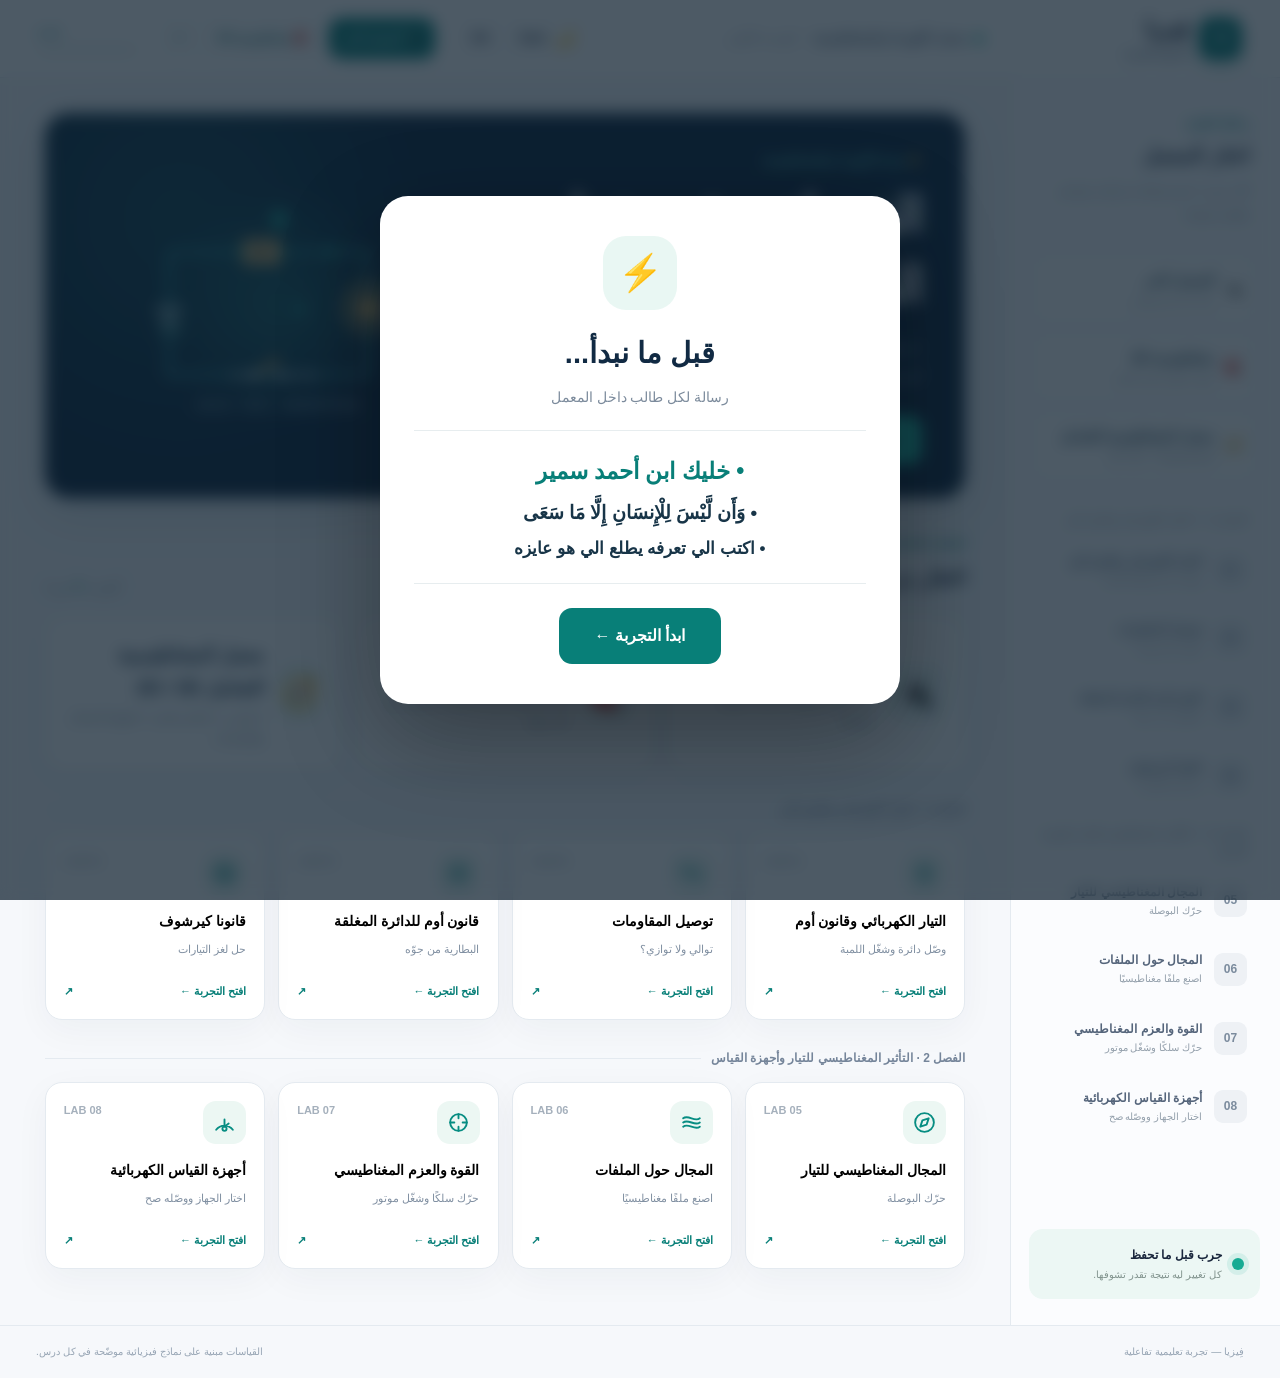
<file: index.html>
<!doctype html>
<html lang="ar" dir="rtl">
<head>
<meta charset="utf-8" />
<meta name="viewport" content="width=device-width, initial-scale=1" />
<meta name="theme-color" content="#f6f8fb" />
<meta name="description" content="معمل الفيزياء التفاعلي — ٨ تجارب لفهم الكهرباء والمغناطيسية بالتطبيق." />
<title>فيزيا | معمل الفيزياء التفاعلي</title>
<style>
:root{--bg:#f6f8fb;--ink:#19263c;--muted:#748195;--teal:#087f78;--teal-dark:#086d67;--teal-pale:#e8f6f3;--line:#e4eaf0;--panel:#fff;--navy:#11233b;--accent:#f4b15e;--shadow:0 10px 35px rgba(26,47,72,.045)}
*{box-sizing:border-box}html{scroll-behavior:smooth}body{margin:0;background:var(--bg);font-family:Tahoma,"Segoe UI",Arial,sans-serif;color:var(--ink);font-size:14px;line-height:1.75}button,input,select{font:inherit}button{cursor:pointer}button:focus-visible,input:focus-visible,select:focus-visible{outline:3px solid #64c9bf;outline-offset:3px}svg{display:block}button svg{width:18px;height:18px;fill:none;stroke:currentColor;stroke-width:1.8;stroke-linecap:round;stroke-linejoin:round}h1,h2,h3,p{margin-top:0}h1{letter-spacing:-.8px}.site-header{height:78px;background:#fff;border-bottom:1px solid var(--line);position:sticky;top:0;z-index:20}.header-inner{max-width:1680px;margin:auto;height:100%;display:flex;align-items:center;justify-content:space-between;padding:0 38px;gap:18px}.brand{border:0;background:transparent;display:flex;align-items:center;gap:10px;text-align:right;color:var(--ink);padding:0}.brand-symbol{width:43px;height:43px;border-radius:13px;background:var(--teal);color:#fff;display:grid;place-items:center;box-shadow:0 7px 15px #0a8b7a26}.brand-symbol svg{width:24px}.brand strong{display:block;font-size:23px;line-height:1.3;font-weight:900}.brand small{display:block;font-size:11px;color:var(--muted);font-weight:600}.header-middle{color:#526177;font-weight:700;font-size:13px;display:flex;align-items:center;gap:8px}.tiny-dot,.auto-update i{display:inline-block;width:8px;height:8px;border-radius:50%;background:#25b69c;box-shadow:0 0 0 4px #25b69c1a}.header-unit{font-weight:400;color:#9aa4b2}.header-right{display:flex;align-items:center;gap:25px}.progress-mini{width:98px;display:flex;flex-direction:column;gap:4px;text-align:left;font-size:11px;color:var(--teal);font-weight:800}.progress-track{height:6px;border-radius:20px;background:#e5eeec;overflow:hidden}.progress-track span{display:block;background:#08a08d;width:0;height:100%;transition:width .5s}.icon-button{display:none;border:1px solid var(--line);background:#fff;border-radius:10px;padding:10px}.layout{max-width:1680px;margin:0 auto;display:grid;grid-template-columns:270px minmax(0,1fr);min-height:calc(100vh - 130px)}.sidebar{border-left:1px solid var(--line);padding:30px 20px 26px 18px;display:flex;flex-direction:column;gap:22px;background:#fbfcfe}.eyebrow{display:block;text-transform:uppercase;font-size:11px;font-weight:900;letter-spacing:.2px;color:var(--teal)}.sidebar-top{padding:6px 10px}.sidebar-top h2{font-size:20px;margin:5px 0}.sidebar-top p{font-size:12px;color:#8390a1;line-height:2;margin:0}.nav-group{margin:9px 0 16px}.nav-heading{font-size:10px;font-weight:800;color:#95a1b0;margin:0 12px 9px;letter-spacing:.5px}.nav-item{width:100%;display:flex;align-items:center;gap:12px;text-align:right;border:1px solid transparent;background:transparent;border-radius:12px;padding:13px 12px;color:#55657b;transition:background .2s,border .2s;margin-bottom:4px}.nav-item:hover{background:#eff5f5}.nav-item.active{color:var(--teal);background:#eaf7f3;border-color:#cdece5;font-weight:900}.nav-number{background:#eef1f5;border-radius:9px;width:33px;height:33px;flex-shrink:0;display:grid;place-items:center;color:#7b8b9d;font-size:12px;font-weight:900}.nav-item.active .nav-number{background:#bfe6dd;color:#086c64}.nav-item strong{font-size:12px;line-height:1.6;display:block}.nav-item small{display:block;color:#94a0ac;font-size:10px}.nav-complete{margin-right:auto;color:#0b9b78;font-weight:900;font-size:15px}.sidebar-bottom{margin-top:auto;background:#ecf7f4;border-radius:14px;padding:16px;display:flex;gap:10px;align-items:center}.orb{height:12px;width:12px;background:#16ab93;border-radius:50%;box-shadow:0 0 0 5px #10af951c;flex-shrink:0}.sidebar-bottom strong{display:block;font-size:12px}.sidebar-bottom small{font-size:10px;color:#81938d;display:block}.main{padding:35px clamp(20px,3.5vw,60px) 56px;min-width:0}.landing{max-width:1110px;margin:auto}.landing-cover{background:#112941;border-radius:24px;color:#fff;min-height:288px;position:relative;overflow:hidden;display:grid;grid-template-columns:1.1fr .9fr;align-items:center;padding:34px 43px;box-shadow:0 16px 45px #173c4720}.landing-cover::before{content:"";position:absolute;border-radius:50%;width:530px;height:530px;left:-130px;top:-160px;background:radial-gradient(circle,#1eb5a533,transparent 65%);pointer-events:none}.hero-copy{z-index:1}.hero-copy .micro{color:#69dec9;font-size:12px;font-weight:800}.hero-copy h1{font-size:clamp(32px,4vw,50px);line-height:1.4;max-width:570px;margin:9px 0 12px}.hero-copy p{max-width:435px;line-height:2;color:#bfd1df;font-size:14px}.start-button,.primary-button{background:var(--teal);color:white;border:0;border-radius:12px;padding:12px 20px;font-weight:900;display:inline-flex;align-items:center;justify-content:center;gap:12px;transition:transform .15s,background .15s}.start-button{background:#21c0a9;color:#0d2634;margin-top:13px}.start-button:hover,.primary-button:hover{transform:translateY(-2px)}.start-button svg,.primary-button svg{width:17px;height:17px}.landing-art{display:grid;place-items:center;min-width:0}.landing-art svg{max-width:100%;width:350px;height:auto}.home-head{display:flex;align-items:end;justify-content:space-between;margin:36px 0 18px}.home-head h2{font-size:23px;margin:4px 0 0}.home-head small{color:var(--muted)}.chapter-label{font-size:12px;color:#75859a;font-weight:900;margin:28px 0 13px;display:flex;gap:10px;align-items:center}.chapter-label:after{content:"";flex:1;height:1px;background:var(--line)}.lab-grid{display:grid;grid-template-columns:repeat(4,minmax(0,1fr));gap:13px}.lab-card{display:flex;flex-direction:column;align-items:stretch;text-align:right;padding:18px;border-radius:17px;background:#fff;border:1px solid var(--line);box-shadow:var(--shadow);min-height:187px;transition:transform .2s,border-color .2s,box-shadow .2s}.lab-card:hover{transform:translateY(-4px);border-color:#9cd8d0;box-shadow:0 15px 30px #2940500f}.lab-card-top{display:flex;justify-content:space-between;align-items:start}.lab-icon{height:43px;width:43px;display:grid;place-items:center;border-radius:13px;background:#ecf7f3;color:#078d82}.lab-icon svg{width:25px;height:25px;fill:none;stroke:currentColor;stroke-width:1.8;stroke-linecap:round;stroke-linejoin:round}.lab-card-index{font-size:11px;color:#a5b0bc;font-weight:800}.lab-card h3{font-size:14px;line-height:1.7;margin:15px 0 6px}.lab-card p{font-size:11px;color:#8190a2;margin:0;line-height:1.8}.lab-card-bottom{margin-top:auto;padding-top:12px;display:flex;justify-content:space-between;align-items:center;color:var(--teal);font-size:11px;font-weight:900}.check-mark{background:#e7f8ee;color:#138c5f;border-radius:20px;padding:2px 9px}.breadcrumb{color:#9aa6b5;font-size:12px;margin:0 0 19px}.breadcrumb button{color:var(--teal);background:none;border:0;font-weight:800;padding:0}.lesson-hero{display:flex;align-items:center;justify-content:space-between;gap:15px;margin-bottom:25px}.lesson-kicker{display:flex;align-items:center;gap:12px;color:var(--teal);font-size:11px;font-weight:900}.kicker-sep{width:4px;height:4px;background:#bac6d1;border-radius:50%}.lesson-hero h1{font-size:clamp(23px,2.6vw,34px);line-height:1.4;margin:8px 0}.lesson-hero p{color:#8190a2;font-size:13px;margin:0}.hero-badge{border:1px solid #b5e4dc;border-radius:30px;background:#eaf8f3;color:#087b6d;padding:8px 13px;font-size:11px;display:flex;align-items:center;gap:6px;white-space:nowrap;font-weight:900}.hero-badge svg{width:18px;height:18px;fill:none;stroke:currentColor;stroke-width:1.8}.lesson-grid{display:grid;grid-template-columns:minmax(0,1fr) minmax(260px,306px);gap:20px;align-items:start}.experiment-card,.task-card,.insight-card,.navigation-card{background:var(--panel);border:1px solid var(--line);border-radius:18px;box-shadow:var(--shadow)}.experiment-card{padding:22px;min-width:0}.card-top,.controls-top{display:flex;justify-content:space-between;align-items:center;gap:12px}.card-top>div,.controls-top>div{display:flex;align-items:center;gap:10px}.card-top h2,.controls-top h2{font-size:16px;margin:0}.step-pill{display:inline-grid;place-items:center;min-width:31px;height:31px;border-radius:9px;background:#e7f5f1;color:var(--teal);font-size:11px;font-weight:900;direction:ltr}.quiet-button{color:#8995a5;background:#fff;border:1px solid #e5ebf0;border-radius:9px;padding:7px 9px;display:flex;align-items:center;gap:5px;font-size:11px}.quiet-button:hover{color:#c15c46}.quiet-button svg{width:14px;height:14px}.stage{margin-top:18px;background:#102438;border:1px solid #19354a;border-radius:16px;min-height:295px;position:relative;overflow:hidden;color:#fff;display:flex;flex-direction:column;align-items:stretch;justify-content:center}.stage::before{content:"";position:absolute;inset:0;opacity:.12;background-image:linear-gradient(#47778b 1px,transparent 1px),linear-gradient(90deg,#47778b 1px,transparent 1px);background-size:28px 28px;pointer-events:none}.stage svg{width:100%;height:auto;max-height:355px;position:relative;z-index:1}.stage-title{position:absolute;top:13px;right:16px;z-index:2;color:#91b3c5;font-size:10px;font-weight:900}.stage-footer{position:absolute;bottom:12px;left:14px;z-index:2;font-size:10px;color:#9bc0cf;direction:ltr}.stage-note{margin:9px 0 23px;color:#8492a4;font-size:11px;min-height:19px}.controls-top{border-top:1px solid #ecf0f4;padding-top:20px}.auto-update{display:flex;align-items:center;gap:8px;color:#8ca3a1;font-size:10px}.auto-update i{width:6px;height:6px}.controls{display:grid;grid-template-columns:repeat(2,minmax(0,1fr));gap:14px;margin-top:17px}.control{background:#f7f9fb;border:1px solid #edf0f3;border-radius:12px;padding:13px 15px;min-width:0}.control.full{grid-column:1/-1}.control-label{display:flex;align-items:center;justify-content:space-between;gap:10px;font-size:11px;font-weight:900;margin-bottom:14px}.control-value{direction:ltr;unicode-bidi:isolate;color:var(--teal);font-weight:900;font-size:13px;white-space:nowrap}.control input[type=range]{width:100%;accent-color:#0b998b;cursor:pointer;margin:0}.minmax{display:flex;justify-content:space-between;direction:ltr;color:#a5adba;font-size:10px;margin-top:3px}.segment{display:flex;gap:5px;background:#eaf0f3;border-radius:10px;padding:4px}.segment button{border:0;background:transparent;color:#657588;padding:9px 10px;border-radius:8px;font-size:11px;font-weight:800;flex:1;min-width:0}.segment button.selected{background:#fff;color:var(--teal);box-shadow:0 2px 7px #25385017}.action-row{display:flex;flex-wrap:wrap;gap:9px;margin-top:10px}.soft-action{border:1px solid #d4e7e4;background:#f3faf8;border-radius:10px;color:#107d74;font-size:11px;font-weight:900;padding:9px 12px}.soft-action:hover{background:#ddf2eb}.readouts{display:grid;grid-template-columns:repeat(3,minmax(0,1fr));gap:9px;margin-top:16px}.readout{background:#eef7f5;padding:14px 12px;border-radius:12px;min-width:0}.readout small{display:block;font-size:10px;color:#658b86;font-weight:700}.readout strong{font-size:20px;font-weight:900;display:block;direction:ltr;text-align:right;line-height:1.5;color:#096d64;font-family:"Segoe UI",Tahoma,sans-serif}.right-column{display:flex;flex-direction:column;gap:15px}.task-card,.insight-card,.navigation-card{padding:22px}.task-card{border-top:3px solid #0a998c}.section-heading{display:flex;align-items:center;gap:11px;margin-bottom:15px}.number-emphasis{background:#e8f6f2;color:var(--teal);display:grid;place-items:center;width:36px;height:36px;border-radius:10px;font-weight:900;direction:ltr}.number-emphasis.secondary{background:#fff3e4;color:#c68231}.section-heading h2{font-size:16px;margin:2px 0 0}.task-card>p,.insight-card>p,.navigation-card>p{font-size:12px;color:#6c7d90;line-height:2.1}.task-card>p{font-size:13px;color:#43556e}.task-status{display:flex;align-items:flex-start;gap:8px;background:#f6f8fa;color:#8290a3;border-radius:11px;padding:11px 12px;font-size:11px;font-weight:800;line-height:1.8;margin:14px 0}.task-status.done{color:#0b836e;background:#e7f8f0}.task-status svg{width:17px;height:17px;fill:none;stroke:currentColor;stroke-width:2;flex-shrink:0;margin-top:2px}.hint-button{border:0;background:transparent;color:#c38943;font-weight:900;font-size:11px;display:flex;align-items:center;gap:6px;padding:7px 0}.hint-button svg{width:17px;height:17px}.hint-text{margin:5px 0 0!important;background:#fff7e8;color:#865b25!important;border-radius:10px;padding:11px;line-height:2}.formula{direction:ltr;text-align:center;background:#11283b;color:#c5fff2;border-radius:11px;padding:13px 8px;margin:0 0 15px;font-size:16px;font-weight:800;font-family:"Segoe UI",Arial,sans-serif;letter-spacing:.4px}.insight-card>p{margin-bottom:12px}.dynamic-insight{background:#f4f8fa;border-right:3px solid #16a796;border-radius:8px;padding:11px 13px;font-size:11px;color:#425b6e;line-height:1.9}.navigation-card{background:#f0f6f5}.navigation-card p{font-size:11px;margin:8px 0 15px}.primary-button{width:100%;background:#087e75;padding:12px 16px;font-size:12px}.primary-button:disabled{background:#a5c9c2;cursor:not-allowed;transform:none}.landing-progress{display:flex;align-items:center;gap:6px;color:#627588;font-size:12px}.landing-progress strong{color:var(--teal)}footer{max-width:1680px;margin:auto;border-top:1px solid var(--line);padding:17px 36px;display:flex;justify-content:space-between;gap:12px;color:#98a6b5;font-size:10px}.toast{position:fixed;bottom:25px;left:25px;z-index:50;background:#163b38;color:white;padding:12px 20px;border-radius:11px;box-shadow:0 12px 50px #0003;transition:opacity .2s,transform .2s;opacity:0;transform:translateY(10px);pointer-events:none;max-width:320px;font-size:12px}.toast.show{opacity:1;transform:translateY(0)}.node{cursor:pointer}.node:hover circle{stroke:#fff;stroke-width:3}.wire-connected{stroke:#5bd8c6;stroke-width:4;fill:none;stroke-linecap:round}.wire-missing{stroke:#476274;stroke-dasharray:7 7;stroke-width:3;fill:none}.wire-active{stroke:#7beccf;stroke-width:4;fill:none}.svg-caption{font-family:"Segoe UI",Tahoma,Arial,sans-serif;fill:#b8d5df;font-size:11px}.svg-label{font-family:"Segoe UI",Tahoma,Arial,sans-serif;fill:#f3f9ff;font-size:13px;font-weight:650}.svg-value{font-family:"Segoe UI",Arial,sans-serif;fill:#74ebd3;font-weight:750;font-size:14px}.svg-muted{stroke:#7795a7;fill:none;stroke-width:3}.svg-equipment{stroke:#e2eef4;fill:#17334a;stroke-width:2}.tap-label{font-family:Tahoma,sans-serif;font-size:10px;fill:#eaf5ff}.entry-input{background:white;width:100%;padding:10px 12px;border:1px solid #d3e3e3;border-radius:8px;outline:0;color:#173448;direction:ltr}.entry-button{background:#108e82;color:#fff;border:0;border-radius:9px;padding:11px 12px;font-size:12px;font-weight:850}.entry-row{display:flex;gap:7px}.entry-row input{flex:1;min-width:0}.lab-footnote{font-size:10px;color:#8da0ac;margin-top:6px}.mobile-close{display:none}[hidden]{display:none!important}
@media(max-width:1270px){.lesson-grid{grid-template-columns:minmax(0,1fr) 270px}.main{padding:29px 24px}.lab-grid{grid-template-columns:repeat(2,minmax(0,1fr))}.layout{grid-template-columns:240px minmax(0,1fr)}.sidebar{padding:27px 12px}.task-card,.insight-card,.navigation-card{padding:18px}}
@media(max-width:980px){.icon-button{display:inline-flex}.layout{display:block}.sidebar{position:fixed;z-index:30;right:0;top:78px;bottom:0;width:290px;overflow:auto;background:#fff;box-shadow:-12px 8px 40px #1b354331;transform:translateX(110%);transition:transform .2s}.sidebar.open{transform:translateX(0)}.main{padding:28px clamp(15px,5vw,42px)}.header-inner{padding:0 23px}.lesson-grid{grid-template-columns:minmax(0,1fr) 285px}}
@media(max-width:720px){.site-header{height:68px}.header-middle{display:none}.header-inner{padding:0 16px}.sidebar{top:68px}.brand strong{font-size:20px}.brand-symbol{height:39px;width:39px}.progress-mini{width:70px}.header-right{gap:15px}.landing-cover{grid-template-columns:1fr;min-height:0;padding:28px 25px}.landing-art{display:none}.hero-copy h1{font-size:31px}.landing-cover p{font-size:12px}.home-head{align-items:center}.lab-grid{grid-template-columns:repeat(2,minmax(0,1fr));gap:10px}.lab-card{padding:14px;min-height:173px}.lab-card h3{font-size:12px}.lab-card p{font-size:10px}.lesson-grid{grid-template-columns:1fr}.lesson-hero{align-items:flex-start}.hero-badge{display:none}.experiment-card{padding:14px}.stage{min-height:245px}.stage svg{max-height:300px}.right-column{display:grid;grid-template-columns:1fr}.task-card,.insight-card,.navigation-card{padding:19px}.controls{gap:8px}.control{padding:11px}.readout{padding:12px 9px}.readout strong{font-size:17px}.readout small{font-size:9px}footer{flex-wrap:wrap;padding:16px}.controls-top h2,.card-top h2{font-size:13px}}
@media(max-width:420px){.lab-grid{grid-template-columns:1fr 1fr}.lab-card{min-height:180px}.hero-copy h1{font-size:28px}.main{padding:22px 12px}.readouts{gap:6px}.readout strong{font-size:15px}.header-inner{padding:0 12px}.controls{grid-template-columns:1fr}.auto-update{font-size:9px}.lesson-hero h1{font-size:23px}.stage{min-height:220px}.card-top{gap:4px}.quiet-button{font-size:10px}}
@media(prefers-reduced-motion:reduce){*,*:before,*:after{animation:none!important;transition:none!important;scroll-behavior:auto!important}}


/* FIZYA v2 - focused interaction system */
[hidden]{display:none!important}
.header-tools{display:flex;gap:7px;align-items:center}.header-tool{border:1px solid #d8e7e5;background:#fff;color:#146b66;border-radius:12px;padding:9px 12px;font-size:12px;font-weight:800;white-space:nowrap}.header-tool:hover,.header-tool.active{background:#eaf7f4}.header-tool.primary{background:#087f78;color:white;border-color:#087f78}.sidebar-lab-links{display:grid;gap:8px;padding:0 4px}.sidebar-special{background:white;border:1px solid #dfe9ef;color:#294656;border-radius:12px;text-align:right;padding:13px;display:flex;align-items:center;gap:10px;font-weight:800}.sidebar-special svg{width:22px;height:22px;flex-shrink:0}.sidebar-special small{display:block;font-size:10px;color:#8594a2;font-weight:500}.sidebar-special.selected{background:#e9f7f3;border-color:#b8e3d9;color:#087f78}.landing-special{display:grid;grid-template-columns:repeat(2,minmax(0,1fr));gap:14px;margin:18px 0 28px}.special-tile{border:1px solid #deebe9;border-radius:19px;display:flex;align-items:center;gap:15px;text-align:right;background:white;padding:21px;color:#152b41;box-shadow:0 8px 22px #12283908}.special-tile strong{font-size:19px;display:block}.special-tile small{display:block;color:#758696;font-size:12px;margin-top:3px}.tile-symbol{font-size:30px;width:58px;height:58px;background:#e9f6f4;border-radius:16px;display:grid;place-items:center}.special-tile:hover{border-color:#88cfc3;transform:translateY(-1px)}
.welcome-overlay{position:fixed;inset:0;z-index:90;background:rgba(11,29,45,.73);backdrop-filter:blur(8px);display:grid;place-items:center;padding:20px}.welcome-card{width:min(520px,100%);background:#fff;border-radius:28px;padding:40px 34px;text-align:center;box-shadow:0 35px 100px #0005}.welcome-emblem{width:74px;height:74px;display:grid;place-items:center;margin:0 auto 18px;background:#e9f7f3;color:#087f78;font-size:36px;border-radius:23px}.welcome-card h2{font-size:29px;margin:0 0 6px;color:#112a43}.welcome-lead{color:#7c8b9c;margin-bottom:21px}.welcome-quotes{border-top:1px solid #e7edef;border-bottom:1px solid #e7edef;padding:17px 0;margin:0 0 24px}.welcome-quotes p{margin:0;line-height:2;font-size:20px;font-weight:800;color:#183548}.welcome-quotes p:first-child{font-size:23px;color:#087f78}.welcome-quotes p:nth-child(2){font-family:Tahoma,'Segoe UI',sans-serif;font-size:19px}.welcome-quotes p:last-child{font-size:17px}.welcome-card button{border:0;border-radius:13px;padding:14px 36px;background:#087f78;color:white;font-weight:900;font-size:16px}
.extra-view{max-width:1270px;margin:0 auto}.extra-header{display:flex;justify-content:space-between;gap:14px;align-items:flex-end;margin:0 0 19px}.extra-header .eyebrow{margin:0 0 8px}.extra-header h1{font-size:clamp(27px,3vw,38px);margin:0 0 6px}.extra-header p{color:#77889a;margin:0;font-size:14px;max-width:650px}.extra-columns{display:grid;grid-template-columns:minmax(0,1fr) 300px;align-items:start;gap:20px}.extra-panel{background:#fff;border:1px solid #e1eaf0;border-radius:19px;padding:20px;box-shadow:0 10px 25px rgba(22,45,66,.035);min-width:0}.extra-panel h3{font-size:16px;margin:0 0 12px}.extra-aside{display:grid;gap:15px}.lab-label{font-size:11px;color:#087f78;letter-spacing:.2px;font-weight:900}.quiet-line{font-size:12px;color:#708596;line-height:1.9}.experiment-actions{display:flex;gap:8px;flex-wrap:wrap;align-items:center;margin:12px 0}.lab-action{border:1px solid #dce8ed;background:#f7fafb;border-radius:10px;padding:9px 13px;color:#294b5e;font-size:12px;font-weight:800}.lab-action:hover,.lab-action:focus-visible{background:#e8f6f3;border-color:#9dd5cb}.lab-action.highlight{background:#087f78;border-color:#087f78;color:white}.lab-action.danger{color:#a64c45}.tool-palette{display:flex;gap:8px;flex-wrap:wrap}.component-add{border:1px dashed #b4cbd0;background:#f7fbfc;padding:9px 14px;border-radius:11px;color:#243f50;font-weight:800;font-size:12px;touch-action:manipulation}.component-add:active{transform:scale(.98)}.component-add span{font-size:19px;vertical-align:middle;margin-left:5px}.component-add.is-selected{background:#def4ee;border-style:solid;border-color:#087f78}.lab-canvas-shell{margin:14px 0 10px;background:#0d2636;border-radius:16px;overflow:auto;position:relative}.circuit-svg{display:block;width:100%;min-width:620px;touch-action:none;user-select:none;cursor:crosshair}.lab-canvas-top{position:absolute;top:12px;right:13px;color:#b8d5df;font-size:11px;font-weight:700;pointer-events:none}.lab-canvas-bottom{position:absolute;bottom:12px;left:14px;color:#84aaba;font-size:11px;pointer-events:none}.component-shape{cursor:grab;touch-action:none}.component-shape:active{cursor:grabbing}.component-shape.selected rect.select-halo{stroke:#ffcc75;stroke-width:2.5}.terminal{cursor:pointer;outline:none;touch-action:manipulation}.terminal:focus circle:last-of-type{stroke:#fff;stroke-width:3}.lab-wire{stroke:#5bcdbc;stroke-width:3;stroke-linecap:round;fill:none;pointer-events:none}.lab-wire.preview{stroke:#f5bb72;stroke-dasharray:7 7}.lab-metrics{display:grid;grid-template-columns:repeat(3,minmax(0,1fr));gap:10px;margin:12px 0}.lab-metric{background:#f0f6f7;padding:13px 10px;border-radius:12px;text-align:center}.lab-metric small{display:block;font-size:10px;color:#72899a}.lab-metric strong{display:block;font-size:19px;color:#0d756d;direction:ltr}.lab-control label{font-size:12px;font-weight:800;display:flex;justify-content:space-between}.lab-control input[type=range]{width:100%;accent-color:#0d9488}.lab-control{margin-top:11px}.lab-control small{color:#748798;font-size:11px}.explain-toggle{width:100%;background:#e9f6f3;border:1px solid #c8e8df;color:#087f78;font-weight:900;padding:13px 16px;border-radius:13px;text-align:right}.why-content{margin-top:11px;border-radius:13px;background:#f4faf8;border:1px solid #d7ece6;padding:14px;font-size:13px;line-height:2;color:#35536a}.warning-strip{background:#fff2e7;border:1px solid #f7cfb7;border-radius:10px;padding:10px;color:#8d4c2d;font-weight:800;font-size:12px;margin:9px 0}.success-strip{background:#e8f7f1;border:1px solid #bce8d5;border-radius:10px;padding:10px;color:#126e53;font-size:12px;font-weight:800}.prediction-card{background:#fff;border:1px solid #dceae8;border-right:4px solid #08a48e;border-radius:15px;padding:17px 20px;margin:0 0 20px;display:grid;grid-template-columns:minmax(0,1fr) auto;gap:12px;align-items:center}.prediction-card h3{font-size:15px;margin:2px 0 5px}.prediction-card p{margin:0;font-size:12px;color:#6e8091}.prediction-options{display:flex;flex-wrap:wrap;gap:7px;justify-content:flex-start}.prediction-options button{border:1px solid #d2e2e8;border-radius:10px;padding:9px 13px;background:#f8fafc;color:#31506a;font-size:12px;font-weight:800}.prediction-options button.chosen{border-color:#0b8e82;background:#e4f7f1;color:#067367}.prediction-feedback{grid-column:1/-1;background:#f1f7f7;border-radius:10px;padding:11px;color:#345267;font-size:12px}.prediction-feedback.correct{color:#0b765b;background:#e8f9ef}.prediction-feedback.incorrect{color:#945634;background:#fff4e8}
.mag-canvas{display:block;width:100%;height:390px;touch-action:none;cursor:grab;background:radial-gradient(circle at 48% 50%,#173f4a 0,#102d3e 55%,#0a1c2e 100%);border-radius:15px}.mag-canvas:active{cursor:grabbing}.mag-readouts{display:flex;flex-wrap:wrap;gap:12px;margin:8px 0}.mag-readouts span{padding:10px 13px;border-radius:10px;background:#edf6f6;color:#1c5863;font-size:12px;font-weight:800}.mag-readouts b{font-size:16px;color:#087f78}.mag-view-actions{display:flex;gap:7px;flex-wrap:wrap;margin-top:10px}.mag-view-actions button{border:1px solid #a9c3ca;background:#173e50;color:#eaf9fc;border-radius:9px;padding:7px 12px;font-size:12px;font-weight:800}.mag-view-actions button:hover{background:#22596a}.mag-help{font-size:12px;color:#6f8592;line-height:1.8;margin-top:6px}.extra-compare{display:grid;grid-template-columns:1fr 1fr;gap:9px}.extra-compare div{background:#f1f7f8;border-radius:11px;padding:10px;font-size:12px}.extra-compare strong{display:block;font-size:18px;color:#087f78}.mini-goal{padding:12px;background:#f0f8f8;border:1px solid #deeeee;border-radius:12px;font-size:12px;color:#335264}.mini-goal strong{font-size:14px;color:#173a46}.mini-goal button{margin-top:10px}.exp-why-button{width:100%;border:1px solid #c8e8df;background:#eaf8f3;border-radius:12px;padding:11px 15px;color:#087b74;font-weight:900;margin:0 0 14px}.insight-hide{display:none!important}.lesson-view .prediction-card{margin-bottom:22px}.small-note{color:#708596;font-size:11px;line-height:1.8}.stage [data-node]{cursor:pointer}
@media(max-width:1150px){.header-tools{gap:4px}.header-tool{font-size:11px;padding:7px 9px}.header-middle{display:none}.extra-columns{grid-template-columns:minmax(0,1fr) 265px}}
@media(max-width:900px){.extra-columns{grid-template-columns:1fr}.extra-aside{grid-template-columns:repeat(2,minmax(0,1fr))}.header-tool{display:none}.header-tools .header-tool.primary{display:inline-flex}.sidebar-lab-links{padding:0}.landing-special{grid-template-columns:1fr 1fr}}
@media(max-width:620px){.welcome-card{padding:28px 18px;border-radius:21px}.welcome-quotes p{font-size:17px}.welcome-quotes p:first-child{font-size:20px}.welcome-quotes p:nth-child(2){font-size:16px}.welcome-quotes p:last-child{font-size:15px}.extra-header{display:block}.extra-panel{padding:15px}.extra-aside{grid-template-columns:1fr}.landing-special{grid-template-columns:1fr}.prediction-card{grid-template-columns:1fr;padding:14px}.prediction-options{justify-content:stretch}.prediction-options button{flex:1}.lab-metrics{grid-template-columns:repeat(3,1fr)}.lab-metric strong{font-size:15px}.mag-canvas{height:310px}}
@media(prefers-reduced-motion:reduce){*,*:before,*:after{scroll-behavior:auto!important;transition:none!important;animation:none!important}}


/* v3: compact circuit board: entire workspace visible on portrait phones */
html,body{max-width:100%;overflow-x:clip}
.layout,.main,.extra-view,.extra-columns,.extra-panel,.lab-canvas-shell,#freeBoard{min-width:0;max-width:100%}
.circuit-svg{min-width:0;width:100%;height:auto;aspect-ratio:860/440}
.user-prefs{display:flex;align-items:center;gap:7px;flex-shrink:0}
.pref-button{display:inline-flex;justify-content:center;align-items:center;gap:7px;min-width:42px;min-height:41px;padding:7px 10px;border-radius:11px;border:1px solid var(--line);background:var(--panel);color:var(--ink);font-weight:900;font-size:12px;line-height:1.1;white-space:nowrap}
.pref-button:active{transform:scale(.97)}.pref-emoji{font-size:17px}.pref-lang{letter-spacing:.4px}
@media (max-width:1100px){.header-middle{display:none}.header-inner{gap:8px}.header-right{gap:9px}.header-tools .header-tool:not(.primary){display:none}}
@media (max-width:720px){.header-tools .header-tool.primary{display:none}.header-right{gap:7px}.brand{gap:7px}.brand strong{font-size:19px}.brand small{font-size:10px}.brand-symbol{width:36px;height:36px}.pref-button{min-width:38px;min-height:38px;padding:6px 8px}.pref-label{display:none}.header-inner{padding:0 12px}.progress-mini{display:none}}
@media (max-width:620px){.lab-canvas-shell{overflow:hidden;margin:12px 0 10px}.circuit-svg{width:100%;min-width:0;aspect-ratio:auto;display:block;touch-action:none}.lab-canvas-top{right:10px;top:9px;font-size:9px}.lab-canvas-bottom{left:10px;right:10px;bottom:8px;font-size:9px;text-align:center}.extra-panel{padding:12px}.tool-palette{display:grid;grid-template-columns:repeat(3,minmax(0,1fr));gap:7px}.component-add{min-width:0;padding:9px 4px;font-size:11px;line-height:1.4}.component-add span{display:block;margin:0 auto 3px;font-size:21px}.lab-metrics{gap:6px}.lab-metric{padding:10px 5px}.lab-metric strong{font-size:14px}.lab-metric small{font-size:9px}.extra-columns{gap:12px}.experiment-actions{gap:6px}.lab-action{padding:8px 10px;font-size:11px}}
@media (max-width:350px){.brand small{display:none}.pref-button{min-width:34px;padding:5px}.header-right{gap:4px}.header-inner{padding:0 8px}.tool-palette{grid-template-columns:repeat(2,minmax(0,1fr))}}

/* Full light/dark color system with accessible contrast */
html[data-theme="dark"]{color-scheme:dark;--bg:#0b1522;--ink:#e9f1fa;--muted:#a5b4c8;--teal:#4cddc4;--teal-dark:#15b59e;--teal-pale:#123e3e;--line:#304154;--panel:#142538;--navy:#071c2d;--shadow:0 12px 28px #0003}
html[data-theme="dark"] body{background:var(--bg);color:var(--ink)}
html[data-theme="dark"] :is(.site-header,.sidebar,.lab-card,.experiment-card,.task-card,.insight-card,.navigation-card,.special-tile,.extra-panel,.prediction-card,.welcome-card,.quiet-button,.header-tool:not(.primary),.pref-button){background:#142538!important;border-color:#304154!important;color:#e9f1fa!important}
html[data-theme="dark"] :is(.sidebar-bottom,.nav-item.active,.sidebar-special.selected,.lab-metric,.lab-action,.component-add,.tile-symbol,.lab-icon,.prediction-options button,.success-strip,.hero-badge,.stage-note,.step-pill){background:#1d3543!important;color:#e9f1fa!important;border-color:#36596a!important}
html[data-theme="dark"] :is(.sidebar-special,.nav-number,.exp-why-button,.why-content,.explain-toggle,.lab-control input,.prediction-feedback,.warning-strip){background-color:#213b4a;color:#e9f1fa;border-color:#386273}
html[data-theme="dark"] :is(.landing-cover,.stage,.lab-canvas-shell){background-color:#0c2536}
html[data-theme="dark"] :is(.lab-card h3,.extra-header h1,.lesson-hero h1,.home-head h2,.sidebar-top h2,.welcome-card h2,.welcome-quotes p,.brand strong,.special-tile strong,.section-heading h2,.controls-top h2,.card-top h2){color:#f1f8fe!important}
html[data-theme="dark"] :is(.brand small,.sidebar-top p,.lab-card p,.lab-card small,.extra-header p,.quiet-line,.lab-control small,.sidebar-special small,.lesson-hero p,.prediction-card p,.stage-note,.small-note,.welcome-lead,.home-head small,.task-card p,.insight-card p,.navigation-card p,.lesson-kicker,.sidebar-bottom small){color:#afc1d1!important}
html[data-theme="dark"] :is(.lab-metric strong,.header-tool,.lab-card-bottom,.sidebar-special.selected,.eyebrow,.lab-label,.progress-mini){color:#6fe4d0!important}
html[data-theme="dark"] :is(.tool-palette,.extra-panel,.experiment-card){box-shadow:none}
html[data-theme="dark"] .site-header{border-bottom:1px solid #304154}
html[data-theme="dark"] :is(.controls-top,.welcome-quotes,.welcome-quotes p){border-color:#304154}
html[data-theme="dark"] .lab-action.highlight,html[data-theme="dark"] .header-tool.primary{background:#087f78!important;color:#fff!important}
html[data-theme="dark"] .prediction-options button.chosen{background:#24564e!important;border-color:#4fceae!important}
html[data-theme="dark"] .why-content,html[data-theme="dark"] .prediction-feedback{background:#193846!important;color:#dbeaf4}
html[data-theme="dark"] .lab-metric strong{color:#71ebcf!important}
html[data-theme="dark"] .welcome-card button{background:#0d9386;color:#fff}
html[lang="en"] .brand,html[lang="en"] .lab-card,html[lang="en"] .special-tile,html[lang="en"] .nav-item,html[lang="en"] .sidebar-special,html[lang="en"] .explain-toggle,html[lang="en"] .prediction-card,html[lang="en"] .extra-panel{text-align:left}
html[lang="en"] .sidebar{border-left:0;border-right:1px solid var(--line)}
html[lang="en"] .prediction-card{border-right:1px solid var(--line);border-left:4px solid #08a48e}
html[lang="en"] .lab-canvas-top{right:auto;left:13px}
html[lang="en"] .lab-canvas-bottom{left:auto;right:13px}
html[lang="en"] .lab-action,html[lang="en"] .component-add{direction:ltr}


/* v3 finishing: ensure header menu icon remains visible on dark theme. */
html[data-theme="dark"] .icon-button{background:#1e3648;color:#e7f8ff;border-color:#456273}
html[data-theme="dark"] .icon-button svg{stroke:#e7f8ff}
html[data-theme="dark"] .component-add{color:#f0f7ff!important}
html[data-theme="dark"] .progress-track{background:#2c4852}
html[data-theme="dark"] :is(.toast,.toast.show){background:#16483e;color:#e6fff9}
</style>
<link rel="stylesheet" href="magnetic-studio.css" />
</head>
<body>
<div id="app">
<header class="site-header">
  <div class="header-inner">
    <button class="brand" id="homeBtn" aria-label="العودة للبداية">
      <span class="brand-symbol" aria-hidden="true"><svg viewBox="0 0 36 36"><path d="M20 3 7 19h10l-2 14 15-19H19z" fill="currentColor"/></svg></span>
      <span><strong>فِيزيا</strong><small>اتعلمها بالتجربة</small></span>
    </button>
    <div class="header-middle"><span class="tiny-dot"></span> معمل الكهرباء والمغناطيسية <span class="header-unit">· الوحدة الأولى</span></div>
    <div class="header-right"><div class="user-prefs" aria-label="إعدادات العرض">
      <button class="pref-button" id="themeToggle" type="button" aria-label="تفعيل الوضع الداكن" title="Light / Dark"><span class="pref-emoji" aria-hidden="true">🌙</span><span class="pref-label">Dark</span></button>
      <button class="pref-button" id="langToggle" type="button" aria-label="Switch to English" title="العربية / English"><span class="pref-lang" aria-hidden="true">EN</span></button>
    </div><div class="header-tools"><button class="header-tool primary" data-special="free">🔌 المعمل الحر</button><button class="header-tool" data-special="magnetic">🧲 مغناطيسية 3D</button><button class="header-tool" id="welcomeReopen" title="رسالة البداية" aria-label="رسالة البداية">✦</button></div>
      <div class="progress-mini"><span id="headerCount">٠ / ٨</span><div class="progress-track"><span id="headerBar"></span></div></div>
      <button class="icon-button" id="menuBtn" aria-label="عرض الدروس" title="الدروس"><svg viewBox="0 0 24 24"><path d="M4 6h16M4 12h16M4 18h16"/></svg></button>
    </div>
  </div>
</header>
<div class="layout">
  <aside class="sidebar" id="sidebar">
    <div class="sidebar-top"><span class="eyebrow">رحلتك العلمية</span><h2>اختار المعمل</h2><p>كل درس = تجربة واحدة مركزة، وتحدي تطبقه بنفسك.</p></div>
    <div class="sidebar-lab-links"><button class="sidebar-special" data-special="free"><span>🔌</span><span>المعمل الحر <small>ركّب أي دائرة وجرّب</small></span></button><button class="sidebar-special" data-special="magnetic"><span>🧲</span><span>مغناطيسية 3D <small>مجال تفاعلي ثلاثي الأبعاد</small></span></button></div><div id="lessonNav"></div>
    <div class="sidebar-bottom"><span class="orb"></span><div><strong>جرب قبل ما تحفظ</strong><small>كل تغيير ليه نتيجة تقدر تشوفها.</small></div></div>
  </aside>
  <main class="main" id="mainContent">
    <div id="landing" class="landing"><section style="max-width:720px;margin:clamp(24px,6vw,90px) auto;padding:clamp(24px,5vw,48px);background:#fff;border:1px solid #e2eaf0;border-radius:24px;box-shadow:0 16px 40px rgba(18,39,64,.05);text-align:right"><div style="font-size:38px;line-height:1.3">⚡</div><h1 style="font-size:clamp(27px,4vw,38px);color:#122840;margin:12px 0">فِيزيا — معمل الفيزياء التفاعلي</h1><p style="font-size:17px;line-height:1.9;color:#415970">التجارب تحتاج تشغيل JavaScript في متصفح كامل. لو بتشوف الرسالة دي داخل معاينة ملف في ChatGPT، فالمعاينة غالبًا بتمنع تشغيل التفاعل؛ علشان كده المعامل مش هتظهر هنا.</p><p style="font-size:16px;line-height:1.9;color:#415970"><strong>الحل:</strong> ارفع ملف الموقع على استضافة مواقع ثابتة، وافتح الرابط اللي هتاخده في Safari أو Chrome. وتقدر تستخدم ملف ZIP الجاهز للنشر.</p><p style="font-size:14px;color:#728598;margin-top:22px">لو JavaScript شغّال، الصفحة دي هتتحول تلقائيًا لقائمة المعامل الثمانية.</p></section></div>
    <div id="lessonView" class="lesson-view" hidden>
      <div class="breadcrumb"><button id="backHome">جميع المعامل</button><span> / </span><span id="crumbLesson"></span></div>
      <section class="lesson-hero">
        <div><div class="lesson-kicker"><span id="chapterTag"></span><span class="kicker-sep"></span><span id="lessonNumber"></span></div><h1 id="lessonTitle"></h1><p id="lessonSubtitle"></p></div>
        <div class="hero-badge"><svg viewBox="0 0 24 24"><path d="M9 3v5l-5.7 9.6A2.2 2.2 0 0 0 5.2 21h13.6a2.2 2.2 0 0 0 1.9-3.4L15 8V3M7 3h10M8 15h8"/></svg><span>تجربة تفاعلية</span></div>
      </section>
      <div id="lessonPredict"> </div>
      <div class="lesson-grid">
        <section class="experiment-card">
          <div class="card-top"><div><span class="step-pill">01</span><h2>جرب بنفسك</h2></div><button class="quiet-button" id="resetBtn"><svg viewBox="0 0 24 24"><path d="M3 11a9 9 0 1 1 2.7 6.4M3 4v7h7"/></svg> إعادة التجربة</button></div>
          <div id="stage" class="stage" aria-live="polite"></div>
          <div id="stage-note" class="stage-note"></div>
          <div class="controls-top"><div><span class="step-pill">02</span><h2>غيّر وشوف الفرق</h2></div><span class="auto-update"><i></i> تتحدث مباشرة</span></div>
          <div id="controls" class="controls"></div>
          <div id="readouts" class="readouts"></div>
        </section>
        <aside class="right-column">
          <section class="task-card" id="taskCard"><div class="section-heading"><span class="number-emphasis">03</span><div><span class="eyebrow">مهمتك النهارده</span><h2>التحدي العملي</h2></div></div><p id="taskText"></p><div id="taskStatus"></div><button id="hintBtn" class="hint-button"><svg viewBox="0 0 24 24"><path d="M9 18h6M10 22h4M9 15c-1.5-1.1-3-2.8-3-5a6 6 0 0 1 12 0c0 2.2-1.5 3.9-3 5-.7.5-1 1-1 2h-4c0-1-.3-1.5-1-2z"/></svg> محتاج تلميح؟</button><p id="hintText" class="hint-text" hidden></p></section>
          <section class="insight-card"><div class="section-heading"><span class="number-emphasis secondary">04</span><div><span class="eyebrow">افهم اللي حصل</span><h2>العلم ورا التجربة</h2></div></div><div id="whyLessonMount"></div><div class="formula" id="formula"></div><p id="insightText"></p><div id="dynamicInsight" class="dynamic-insight"></div></section>
          <section class="navigation-card"><span class="eyebrow">مستعد تكمل؟</span><p>التجربة أهم من الإجابة. غيّر قيمة واحدة كل مرة ولاحظ اللي بيحصل.</p><button id="nextLesson" class="primary-button">المعمل التالي <svg viewBox="0 0 24 24"><path d="m15 5-7 7 7 7"/></svg></button></section>
        </aside>
      </div>
    </div>
    <section id="extraView" class="extra-view" hidden></section>
  </main>
</div>
<footer><span>فِيزيا — تجربة تعليمية تفاعلية</span><span>القياسات مبنية على نماذج فيزيائية موضّحة في كل درس.</span></footer>
<div id="toast" class="toast" role="status" aria-live="polite"></div><div id="welcomeOverlay" class="welcome-overlay" role="dialog" aria-modal="true" aria-labelledby="welcomeTitle" hidden><div class="welcome-card"><div class="welcome-emblem">⚡</div><h2 id="welcomeTitle">قبل ما نبدأ...</h2><p class="welcome-lead">رسالة لكل طالب داخل المعمل</p><div class="welcome-quotes"><p>• خليك ابن أحمد سمير</p><p>• وَأَن لَّيْسَ لِلْإِنسَانِ إِلَّا مَا سَعَى</p><p>• اكتب الي تعرفه يطلع الي هو عايزه</p></div><button id="welcomeStart">ابدأ التجربة ←</button></div></div>
</div>
<script>
'use strict';
const $=id=>document.getElementById(id);
const clamp=(x,a,b)=>Math.max(a,Math.min(b,x));
const fmt=(x,d=2)=>Number.isFinite(x)?Number(x).toFixed(d):'—';
const rad=d=>d*Math.PI/180;
const chapters=['التيار الكهربائي وقانون أوم','التأثير المغناطيسي للتيار وأجهزة القياس'];
const lessons=[
 {title:'التيار الكهربائي وقانون أوم',short:'وصّل دائرة وشغّل اللمبة',desc:'افهم العلاقة بين الجهد والتيار والمقاومة لما توصل الدائرة بنفسك.',sub:'وصّل المكونات، اقفل المفتاح، وغيّر الجهد والمقاومة وشوف التأثير بنفسك.',formula:'I = V / R',explain:'في الدائرة الأومية، شدة التيار تساوي فرق الجهد مقسومًا على المقاومة. عند ثبات المقاومة، زيادة الجهد تزيد التيار، وزيادة المقاومة تقلله.',task:'وصّل الأسلاك الأربعة، اقفل المفتاح، واضبط شدة التيار على 2.00 أمبير.',hint:'اضغط على نقطتين متتاليتين لتوصيل سلك. بعد اكتمال الدائرة، جرّب 8 فولت مع مقاومة 4 أوم.',icon:0},
 {title:'توصيل المقاومات',short:'توالي ولا توازي؟',desc:'غيّر نوع التوصيل ولاحظ المقاومة المكافئة والتيارات.',sub:'استخدم نفس المقاومات في التوالي والتوازي، وشوف ليه النتيجة مختلفة.',formula:'Series: Rₑ = R₁ + R₂   |   Parallel: 1/Rₑ = 1/R₁ + 1/R₂',explain:'في التوالي، يمر نفس التيار في جميع المقاومات وتُجمع قيمها. في التوازي، يكون فرق الجهد نفسه على كل فرع، والمقاومة المكافئة أقل من أصغر مقاومة.',task:'خليك على مقاومتين، كل واحدة 6 أوم. وصّلهما بطريقة تجعل المقاومة المكافئة 3 أوم.',hint:'في التوازي: مقاومتان متساويتان قيمتهما 6 أوم تعطيان مقاومة مكافئة 3 أوم.',icon:1},
 {title:'قانون أوم للدائرة المغلقة',short:'البطارية من جوّه',desc:'شوف تأثير المقاومة الداخلية على جهد البطارية أثناء التشغيل.',sub:'البطارية مش مثالية؛ جرّب تغيّر الحمل الخارجي وراقب فرق الجهد الطرفي.',formula:'I = ℰ / (R + r)   |   V = ℰ − Ir',explain:'البطارية الحقيقية لها مقاومة داخلية r، لذلك جزء من القوة الدافعة الكهربية يُفقد داخلها عندما يمر تيار. الجهد بين طرفيها تحت الحمل يساوي ℰ − Ir.',task:'لديك بطارية قوتها الدافعة 12 فولت ومقاومتها الداخلية 2 أوم. اضبط الحمل ليصبح الجهد الطرفي 9.00 فولت.',hint:'عند 9 فولت يكون الفقد الداخلي 3 فولت؛ إذن I = 3 ÷ 2 = 1.5 أمبير. الحمل المطلوب R = 9 ÷ 1.5.',icon:2},
 {title:'قانونا كيرشوف',short:'حل لغز التيارات',desc:'راقب تقسيم التيار عند العقدة، وطبّق قانون الحلقات.',sub:'غيّر مقاومات فرعين، واكتشف التيار المجهول بالقانون الأول لكيرشوف.',formula:'ΣIᵢₙ = ΣIₒᵤₜ    |    ΣΔV = 0',explain:'عند أي عقدة، مجموع التيارات الداخلة يساوي مجموع التيارات الخارجة. وحول أي حلقة مغلقة يكون المجموع الجبري لفروق الجهد صفرًا.',task:'الدائرة الافتراضية فيها فرعان متوازيان. احسب التيار في الفرع الثاني، واكتب قيمته الصحيحة بالأمبير.',hint:'الجهد على فرعي التوازي متساوٍ، لذلك I₂ = V ÷ R₂. أو استخدم قانون العقدة: I₂ = Iالكلي − I₁.',icon:3},
 {title:'المجال المغناطيسي للتيار',short:'حرّك البوصلة',desc:'شغّل تيارًا في سلك وراقب بوصلة قريبة منه.',sub:'المجال المغناطيسي للسلك يغيّر اتجاه إبرة البوصلة. جرّب شدات واتجاهات مختلفة.',formula:'B = μ₀ I / (2πr)',explain:'حول سلك مستقيم طويل يمر فيه تيار تتكون خطوط مجال دائرية. شدة المجال تزيد بزيادة التيار وتقل بزيادة المسافة عن السلك.',task:'خلّي انحراف البوصلة ناحية اليمين أكبر من 20 درجة، بتغيير شدة التيار والمسافة.',hint:'اختار الاتجاه الموجب للتيار، ثم زود شدته أو قرّب البوصلة من السلك. في النموذج، يوجد مجال أرضي افتراضي 40 μT.',icon:4},
 {title:'المجال حول الملفات',short:'اصنع ملفًا مغناطيسيًا',desc:'صمّم ملفًا لولبيًا واستكشف شدة مجاله واتجاهه.',sub:'غيّر عدد اللفات وطول الملف والتيار، وراقب تأثير كل عامل.',formula:'B ≈ μ₀ NI / L',explain:'داخل ملف لولبي طويل تقريبًا، المجال يتناسب طرديًا مع عدد اللفات وشدة التيار، وعكسيًا مع طول الملف. عكس التيار يعكس قطبيه.',task:'خلّي شدة المجال داخل الملف 5 ميلي تسلا أو أكثر، وخلي قطبه الشمالي ناحية اليمين.',hint:'زود عدد اللفات وشدة التيار أو قلّل طول الملف، واختار اتجاه التيار الموجب.',icon:5},
 {title:'القوة والعزم المغناطيسي',short:'حرّك سلكًا وشغّل موتور',desc:'اختبر كيف يغيّر المجال المغناطيسي حركة الموصل والملف.',sub:'غيّر شدة التيار والمجال والزاوية، واختبر القوة على السلك والعزم على الملف.',formula:'F = BIL sin θ    |    τ = NBIA sin θ',explain:'القوة على سلك يمر فيه تيار تعتمد على التيار وطول السلك والمجال والزاوية بين السلك والمجال. عزم الملف يعتمد أيضًا على مساحته وعدد لفاته؛ θ للعزم هي الزاوية بين العمود على الملف والمجال.',task:'في وضع السلك، اضبط المتغيرات حتى تصل القوة المغناطيسية إلى 2 نيوتن أو أكثر.',hint:'القوة تزيد بزيادة B وI وL. وتبلغ أقصاها عند زاوية 90° بين السلك والمجال.',icon:6},
 {title:'أجهزة القياس الكهربائية',short:'اختار الجهاز ووصّله صح',desc:'جرّب الأميتر والفولتميتر وحوّل الجلفانومتر.',sub:'استخدم الجهاز المناسب، وصّله في مكانه الصحيح، واقرأ القياس.',formula:'Ammeter → Series   |   Voltmeter → Parallel',explain:'الأميتر يقيس شدة التيار ويوصل على التوالي، والفولتميتر يقيس فرق الجهد ويوصل على التوازي. ويمكن توسيع مدى الجلفانومتر باستخدام مجزئ أو مضاعف مقاومة مناسب.',task:'اختار الأميتر ووصّله على التوالي لقياس التيار في دائرة 12 فولت ومقاومة 6 أوم.',hint:'الأميتر لازم يكون على التوالي لأنه يقيس التيار المار في المسار نفسه، والقراءة المتوقعة 2 أمبير.',icon:7}
];
const defaults=[
 ()=>({v:6,r:6,on:false,wires:[],selected:null,touched:false}),
 ()=>({v:6,r1:6,r2:6,connection:'series',touched:false}),
 ()=>({emf:12,internal:2,load:4,touched:false}),
 ()=>({v:12,r1:6,r2:3,guess:'',checked:false,correct:false,touched:false}),
 ()=>({current:3,distance:.12,direction:1,touched:false}),
 ()=>({turns:200,current:1,length:.5,direction:1,touched:false}),
 ()=>({mode:'wire',b:.4,current:2,length:.5,angle:45,turns:50,area:.02,touched:false}),
 ()=>({mode:'measure',meter:'voltmeter',placement:'series',convert:'amp',shunt:.5,multiplier:2000,measureDone:false,touched:false})
];
let active=-1, state=defaults[0](), completed=new Set(), toastTimer;
try{const saved=JSON.parse(localStorage.getItem('fizya-progress')||'[]');completed=new Set(saved.filter(i=>Number.isInteger(i)&&i>=0&&i<8))}catch(e){}
function saveProgress(){try{localStorage.setItem('fizya-progress',JSON.stringify([...completed]))}catch(e){}}
function fireToast(msg){const el=$('toast');el.textContent=msg;el.classList.add('show');clearTimeout(toastTimer);toastTimer=setTimeout(()=>el.classList.remove('show'),3100)}
function icon(i){const paths=[
 '<path d="m13 2-9 12h8l-1 8 9-12h-8z"/>',
 '<path d="M2 12h3l3-5 4 10 4-10 3 5h3"/><path d="M4 3v5M20 16v5"/>',
 '<rect x="4" y="6" width="16" height="13" rx="3"/><path d="M10 6V4m4 2V4M8 12h8m-4-4v8"/>',
 '<circle cx="12" cy="12" r="9"/><path d="M12 3v18M3 12h18M8 8l8 8"/>',
 '<circle cx="12" cy="12" r="9"/><path d="m16 8-2 6-6 2 2-6z"/>',
 '<path d="M4 8c5-4 11 4 16 0M4 12c5-4 11 4 16 0M4 16c5-4 11 4 16 0"/>',
 '<circle cx="12" cy="12" r="8"/><path d="M12 4v4m0 8v4M4 12h4m8 0h4"/>',
 '<path d="M4 19a10 10 0 0 1 16 0M12 9v7l4-3"/><circle cx="12" cy="18" r="2"/>'
 ];return `<svg viewBox="0 0 24 24" aria-hidden="true">${paths[i]}</svg>`}
function updateProgress(){const n=completed.size;$('headerCount').textContent=`${n} / ٨`;$('headerBar').style.width=`${n*12.5}%`;}
function navHTML(){let h='';for(let c=0;c<2;c++){h+=`<div class="nav-group"><div class="nav-heading">الفصل ${c+1} — ${chapters[c]}</div>`;for(let i=c*4;i<c*4+4;i++)h+=`<button class="nav-item ${i===active?'active':''}" data-open="${i}"><span class="nav-number">${String(i+1).padStart(2,'0')}</span><span><strong>${lessons[i].title}</strong><small>${lessons[i].short}</small></span>${completed.has(i)?'<span class="nav-complete">✓</span>':''}</button>`;h+='</div>'}return h}
function renderNav(){$('lessonNav').innerHTML=navHTML();updateProgress()}
function heroArt(){return `<svg viewBox="0 0 360 260"><defs><radialGradient id="glow"><stop stop-color="#3dcab1" stop-opacity=".26"/><stop offset="1" stop-color="#3dcab1" stop-opacity="0"/></radialGradient></defs><circle cx="185" cy="132" r="125" fill="url(#glow)"/><path d="M70 75H275V202H70V75" fill="none" stroke="#368f99" stroke-width="4" stroke-linejoin="round"/><path d="M141 75h49" stroke="#24d0b0" stroke-width="5"/><rect x="146" y="62" width="38" height="26" rx="4" fill="#e9ac69"/><path d="M153 76l5-7 5 13 6-13 6 7" fill="none" stroke="#153549" stroke-width="2"/><circle cx="275" cy="133" r="25" fill="#f1b95720" stroke="#e4ba6e" stroke-width="3"/><circle cx="275" cy="133" r="13" fill="#f7ca76"/><path d="m265 124 20 18m-20 0 20-18" stroke="#6d5435" stroke-width="2"/><path d="M56 134h28m-24 13h20" stroke="#fff" stroke-width="4"/><text x="72" y="162" fill="#80e6d2" font-size="14" text-anchor="middle">12V</text><path d="M132 202h27m24 0h41" stroke="#e2eaf0" stroke-width="3"/><path d="M159 202l25-18" stroke="#f5b15f" stroke-width="4"/><circle cx="159" cy="202" r="4" fill="#fff"/><circle cx="183" cy="202" r="4" fill="#fff"/><circle cx="205" cy="134" r="4" fill="#27ccac"/><circle cx="235" cy="75" r="4" fill="#27ccac"/><path d="M185 27l-12 17h9l-3 14 15-20h-10z" fill="#26d3b3" opacity=".9"/><text x="183" y="237" fill="#bbd5df" text-anchor="middle" font-size="12">BUILD · TEST · UNDERSTAND</text></svg>`}
function showHome(){resetSpecialNav();active=-1;$('landing').hidden=false;$('lessonView').hidden=true;$('sidebar').classList.remove('open');renderNav();document.title='فِيزيا | المعمل التفاعلي';const count=completed.size;let html=`<div class="landing-cover"><div class="hero-copy"><span class="micro">⚡ وحدة الكهرباء والمغناطيسية</span><h1>الفيزياء مش حفظ.<br>الفيزياء تجربة.</h1><p>٨ معامل تفاعلية. جرّب، غيّر، قِس، واكتشف القانون بنفسك. من غير زحمة أو شرح طويل قبل ما تفهم الفكرة.</p><button class="start-button" data-open="${Math.min(7,Array.from({length:8},(_,i)=>i).find(i=>!completed.has(i))??0)}">${count?'كمّل تجربتك':'ابدأ أول تجربة'} <span>←</span></button></div><div class="landing-art">${heroArt()}</div></div><div class="home-head"><div><span class="eyebrow">المعامل التفاعلية</span><h2>اختار درس وابدأ بنفسك</h2></div><div class="landing-progress">أنجزت <strong>${count}</strong> من ٨</div></div>`;
html+=extraTiles();for(let c=0;c<2;c++){html+=`<div class="chapter-label">الفصل ${c+1} · ${chapters[c]}</div><div class="lab-grid">`;for(let i=c*4;i<c*4+4;i++){let l=lessons[i];html+=`<button class="lab-card" data-open="${i}"><div class="lab-card-top"><span class="lab-icon">${icon(l.icon)}</span><span class="lab-card-index">LAB ${String(i+1).padStart(2,'0')}</span></div><h3>${l.title}</h3><p>${l.short}</p><div class="lab-card-bottom"><span>${completed.has(i)?'<span class="check-mark">✓ مكتمل</span>':'افتح التجربة ←'}</span><span>${completed.has(i)?'★':'↗'}</span></div></button>`}html+='</div>'}
$('landing').innerHTML=html;window.scrollTo({top:0,behavior:'instant'})}
function openLesson(i){resetSpecialNav();if(!Number.isInteger(i)||i<0||i>7)return;active=i;state=defaults[i]();$('landing').hidden=true;$('lessonView').hidden=false;$('sidebar').classList.remove('open');renderNav();const l=lessons[i];$('crumbLesson').textContent=l.title;$('chapterTag').textContent=`الفصل ${i<4?'الأول':'الثاني'}`;$('lessonNumber').textContent=`الدرس ${(i%4)+1} من ٤`;$('lessonTitle').textContent=l.title;$('lessonSubtitle').textContent=l.sub;$('formula').textContent=l.formula;$('insightText').textContent=l.explain;$('hintText').textContent=l.hint;$('hintText').hidden=true;$('nextLesson').textContent=i===7?'العودة للمعامل':'المعمل التالي';if(i!==7)$('nextLesson').innerHTML='المعمل التالي <svg viewBox="0 0 24 24"><path d="m15 5-7 7 7 7"/></svg>';predictionStates.lesson={choice:null,changed:false};whyLessonOpen=false;$('lessonPredict').innerHTML=predictionMarkup('lesson',predictionQuestions[i]);$('whyLessonMount').innerHTML=lessonWhyHTML();renderControls();renderDynamic();refreshLessonWhy();document.title=`${l.title} | فِيزيا`;window.scrollTo({top:0,behavior:'instant'});}
function range(field,label,min,max,step,unit='',display){let val=state[field],a=display?display(val):fmt(val,Number.isInteger(step)?0:step>=.1?1:2);return `<label class="control"><span class="control-label"><span>${label}</span><span class="control-value" data-value="${field}">${a} ${unit}</span></span><input type="range" min="${min}" max="${max}" step="${step}" value="${val}" data-range="${field}" aria-label="${label}"><span class="minmax"><span>${min}</span><span>${max}</span></span></label>`}
function segment(field,label,items){return `<div class="control full"><div class="control-label">${label}</div><div class="segment">${items.map(([value,text])=>`<button type="button" class="${state[field]===value?'selected':''}" data-set="${field}" data-val="${value}">${text}</button>`).join('')}</div></div>`}
function actionButtons(btns){return `<div class="control full"><div class="action-row">${btns.map(([name,label])=>`<button class="soft-action" data-action="${name}">${label}</button>`).join('')}</div></div>`}
function renderControls(){let h='',s=state;switch(active){
case 0:h=range('v','فرق الجهد (V)',1,12,1,'V')+range('r','المقاومة (R)',1,12,1,'Ω')+actionButtons([['switch',s.on?'افتح المفتاح':'اقفل المفتاح'],['clearWires','افصل كل الأسلاك']]);break;
case 1:h=segment('connection','طريقة توصيل المقاومتين',[['series','توالي (Series)'],['parallel','توازي (Parallel)']])+range('r1','المقاومة الأولى R₁',1,12,1,'Ω')+range('r2','المقاومة الثانية R₂',1,12,1,'Ω')+range('v','جهد المصدر',2,18,1,'V');break;
case 2:h=range('load','مقاومة الحمل الخارجي R',1,20,1,'Ω')+range('internal','المقاومة الداخلية r',.5,5,.5,'Ω')+range('emf','القوة الدافعة ℰ',6,18,1,'V');break;
case 3:h=range('v','فرق الجهد',3,24,1,'V')+range('r1','مقاومة الفرع الأول',1,12,1,'Ω')+range('r2','مقاومة الفرع الثاني',1,12,1,'Ω')+`<div class="control full"><div class="control-label">كم يساوي التيار I₂؟ (بالأمبير)</div><form class="entry-row" id="answerForm"><input id="answerInput" class="entry-input" type="number" step="any" min="0" inputmode="decimal" placeholder="اكتب قيمة التيار المجهول" value="${s.guess}" required><button class="entry-button" type="submit">تحقق</button></form><div class="lab-footnote" id="answerFeedback">احسب التيار بنفسك ثم اضغط تحقق.</div></div>`;break;
case 4:h=segment('direction','اتجاه التيار',[[-1,'للداخل ⊗'],[1,'للخارج ⊙']])+range('current','شدة التيار',1,10,.5,'A')+range('distance','بعد البوصلة عن السلك',.02,.30,.01,'m');break;
case 5:h=segment('direction','اتجاه التيار في الملف',[[-1,'عكس الاتجاه'],[1,'الاتجاه الموجب']])+range('turns','عدد اللفات N',100,1000,50,'لفة')+range('current','شدة التيار I',.5,5,.5,'A')+range('length','طول الملف L',.1,1,.05,'m');break;
case 6:h=segment('mode','اختار التجربة',[['wire','القوة على سلك'],['motor','عزم ملف (موتور)']])+range('b','شدة المجال B',.1,1,.1,'T')+range('current','شدة التيار I',.5,8,.5,'A')+range('angle','الزاوية θ',0,90,5,'°')+(s.mode==='wire'?range('length','طول السلك L',.1,1,.1,'m'):range('turns','عدد لفات الملف N',10,100,10,'لفة')+range('area','مساحة الملف A',.005,.05,.005,'m²'));break;
case 7:if(s.mode==='measure')h=segment('mode','نوع النشاط',[['measure','اختبار القياس'],['convert','تحويل الجلفانومتر']])+segment('meter','الجهاز الذي ستستخدمه',[['ammeter','أميتر A'],['voltmeter','فولتميتر V'],['galvanometer','جلفانومتر G']])+segment('placement','مكان التوصيل',[['series','على التوالي'],['parallel','على التوازي']]);else h=segment('mode','نوع النشاط',[['measure','اختبار القياس'],['convert','تحويل الجلفانومتر']])+segment('convert','عايز تحوّله لإيه؟',[['amp','أميتر 1A'],['volt','فولتميتر 10V']])+(s.convert==='amp'?range('shunt','قيمة مجزئ التيار',.01,1,.01,'Ω'):range('multiplier','المقاومة المضاعفة',0,15000,100,'Ω'));break;
}$('controls').innerHTML=h;}
function readout(label,value){return `<div class="readout"><small>${label}</small><strong>${value}</strong></div>`}
function svg(content){return `<svg viewBox="0 0 620 320" role="img" xmlns="http://www.w3.org/2000/svg">${content}</svg>`}
function text(x,y,str,cls='svg-caption',anchor='middle',extra=''){return `<text x="${x}" y="${y}" text-anchor="${anchor}" class="${cls}" ${extra}>${str}</text>`}
function line(x1,y1,x2,y2,color='#6c98a4',w=3,extra=''){return `<path d="M${x1} ${y1}L${x2} ${y2}" fill="none" stroke="${color}" stroke-width="${w}" stroke-linecap="round" ${extra}/>`}
function circle(x,y,r,fill,stroke='none',w=1){return `<circle cx="${x}" cy="${y}" r="${r}" fill="${fill}" stroke="${stroke}" stroke-width="${w}"/>`}
function battery(x,y,label){return `${line(x,y-24,x,y+24,'#ecf5fc',3)}${line(x-13,y-12,x+13,y-12,'#f4bd6c',4)}${line(x-8,y+5,x+8,y+5,'#efeffb',3)}${text(x+37,y+3,label,'svg-value','start')}`}
function resistor(x1,y,x2,label){let mid=(x1+x2)/2;return `${line(x1,y,mid-38,y,'#77b4bb',3)}<rect x="${mid-38}" y="${y-15}" width="76" height="30" rx="6" fill="#24506a" stroke="#eeae6a" stroke-width="2"/>${line(mid+38,y,x2,y,'#77b4bb',3)}${text(mid,y+5,label,'svg-label')}`}
function stage0(){const s=state,activeCircuit=s.on&&s.wires.length===4,I=activeCircuit?s.v/s.r:0;
let h=`${text(310,24,'اضغط نقطتين متتاليتين عشان توصل سلك','svg-caption')}`;
const p={A:[92,116],B:[227,70],C:[321,70],D:[480,118],E:[480,188],F:[335,250],G:[232,250],H:[92,191]};
const segments=[['A','B'],['C','D'],['E','F'],['G','H']];for(const [a,b] of segments){let z=s.wires.includes(a+b),aP=p[a],bP=p[b];h+=`<path d="M${aP[0]} ${aP[1]}L${bP[0]} ${bP[1]}" class="${z?'wire-connected':'wire-missing'}"/>`}
h+=`${line(92,116,92,137,'#e4f1f6')}${line(92,170,92,191,'#e4f1f6')}${battery(92,155,s.v+' V')}`;
h+=`${resistor(227,70,321,s.r+' Ω')}`;
h+=`${line(480,118,480,132,'#bad5df')}${circle(480,153,22,`rgba(245,187,89,${.08+Math.min(I/3,1)*.82})`,'#f5c27c',3)}${line(469,144,491,162,'#f5c987',2)}${line(491,144,469,162,'#f5c987',2)}${line(480,174,480,188,'#bad5df')}${text(480,91,'لمبة','svg-caption')}`;
h+=`${line(232,250,261,250,'#bcdfdf')}${line(306,250,335,250,'#bcdfdf')}${circle(261,250,4,'#d0e7f4')}${circle(306,250,4,'#d0e7f4')}${s.on?line(261,250,306,250,'#4ee2c5',4):line(261,250,300,224,'#f5bc76',4)}${text(283,284,'اضغط المفتاح من تحت','svg-caption')}`;
for(const [id,[x,y]] of Object.entries(p))h+=`<g class="node" data-node="${id}" tabindex="0" role="button" aria-label="نقطة التوصيل ${id}">${circle(x,y,33,'transparent','none',0)}${circle(x,y,12,s.selected===id?'#ffd189':'#1d596a',s.selected===id?'#fff':'#74e2cd',2)}${circle(x,y,3,'#f5fafb')}${text(x,y+25,id,'svg-caption')}</g>`;
h+=`${text(310,305,activeCircuit?'الدائرة شغالة ✓':'الدائرة مفتوحة · وصل الأسلاك والمفتاح','svg-caption')}`;
return {stage:svg(h),note:'انقر نقطة بداية ونقطة نهاية لتوصيل السلك. اضغط مفتاح التشغيل أسفل الرسم للتحكم في الدائرة.',readouts:readout('شدة التيار',fmt(I)+' A')+readout('فرق الجهد',s.v+' V')+readout('حالة الدائرة',activeCircuit?'ON':'OFF'),dynamic:activeCircuit?`عند جهد ${s.v} فولت ومقاومة ${s.r} أوم، التيار = ${fmt(I)} أمبير. ${I>=2?'رفع التيار قد يزيد القدرة المستهلكة.':'جرب تغيّر الجهد أو المقاومة ولاحظ الفرق.'}`:'مفيش تيار في دائرة مفتوحة. أكمل التوصيلات واقفل المفتاح، وبعدها راقب القراءة.',complete:activeCircuit&&Math.abs(I-2)<.0001&&s.touched};}
function stage1(){let s=state,eq=s.connection==='series'?s.r1+s.r2:s.r1*s.r2/(s.r1+s.r2),I=s.v/eq,I1=s.connection==='series'?I:s.v/s.r1,I2=s.connection==='series'?I:s.v/s.r2;
let h=`${text(310,28,s.connection==='series'?'توصيل توالي: مسار واحد للتيار':'توصيل توازي: مساران للتيار','svg-caption')}`;
h+=`${line(100,98,180,98)}${line(440,98,520,98)}${line(100,98,100,246)}${line(520,98,520,246)}${line(100,246,272,246)}${line(348,246,520,246)}${battery(310,245,s.v+' V')}`;
if(s.connection==='series'){h+=resistor(178,98,306,'R₁ = '+s.r1+'Ω')+resistor(309,98,441,'R₂ = '+s.r2+'Ω');h+=text(310,150,'التيار نفسه في المقاومتين: '+fmt(I)+' A','svg-value')}
else {h+=`${line(180,98,180,182)}${line(440,98,440,182)}${line(180,182,240,182)}${line(380,182,440,182)}`;h+=resistor(180,98,440,'R₁ = '+s.r1+'Ω')+resistor(240,182,380,'R₂ = '+s.r2+'Ω');h+=text(310,52,'I₁ = '+fmt(I1)+' A','svg-value')+text(310,220,'I₂ = '+fmt(I2)+' A','svg-value')}
h+=`${text(310,294,'المقاومة المكافئة = '+fmt(eq)+' Ω','svg-value')}`;
return{stage:svg(h),note:'جرّب نفس قيم المقاومات في التوالي ثم في التوازي، وقارن المقاومة المكافئة والتيار.',readouts:readout('المقاومة المكافئة',fmt(eq)+' Ω')+readout('التيار الكلي',fmt(I)+' A')+readout('جهد البطارية',s.v+' V'),dynamic:s.connection==='series'?`المقاومة المكافئة ${fmt(eq)} أوم؛ لأن ${s.r1} + ${s.r2} = ${eq} أوم. في التوالي التيار نفسه بكل مقاومة.`:`المقاومة المكافئة ${fmt(eq)} أوم. التيار في الفرع الأول ${fmt(I1)} أمبير، وفي الثاني ${fmt(I2)} أمبير؛ ومجموعهما ${fmt(I)} أمبير.`,complete:s.touched&&s.connection==='parallel'&&s.r1===6&&s.r2===6&&Math.abs(eq-3)<.01};}
function stage2(){let s=state,I=s.emf/(s.load+s.internal),V=I*s.load,loss=I*s.internal;let h=`${line(110,94,235,94)}${line(350,94,505,94)}${line(110,94,110,225)}${line(505,94,505,225)}${line(110,225,505,225)}`;
h+=resistor(235,94,350,`R=${s.load}Ω`)+battery(110,165,`${s.emf}V`)+`<rect x="75" y="127" width="70" height="77" rx="6" fill="none" stroke="#e9ab69" stroke-dasharray="5 4" stroke-width="1.5"/>${text(110,118,'داخل البطارية','svg-caption')}${text(110,205,'r = '+fmt(s.internal,1)+'Ω','svg-value')}`+text(311,162,'الجهد على الحمل','svg-caption')+text(311,193,fmt(V)+' V','svg-value')+text(310,279,'الفقد الداخلي = '+fmt(loss)+' V','svg-caption')+text(310,303,'القوة الدافعة = '+fmt(s.emf)+' V','svg-value');
return{stage:svg(h),note:'الخط المتقطع عند البطارية يرمز للمقاومة الداخلية؛ النموذج يفترض مصدرًا ثابت القوة الدافعة.',readouts:readout('التيار',fmt(I)+' A')+readout('الجهد الطرفي',fmt(V)+' V')+readout('الفقد الداخلي',fmt(loss)+' V'),dynamic:`تيار الدائرة ${fmt(I)} أمبير، وفقد الجهد داخل البطارية ${fmt(loss)} فولت، فيتبقى للحمل ${fmt(V)} فولت.`,complete:s.touched&&Math.abs(s.emf-12)<.001&&Math.abs(s.internal-2)<.001&&Math.abs(V-9)<.011};}
function stage3(){let s=state,I1=s.v/s.r1,I2=s.v/s.r2,total=I1+I2;let h=`${line(135,73,310,73)}${line(310,73,485,73)}${line(135,73,135,255)}${line(485,73,485,255)}${line(135,255,485,255)}${line(225,73,225,130)}${line(395,73,395,130)}${line(225,184,225,255)}${line(395,184,395,255)}`;
h+=battery(135,170,s.v+' V')+`<rect x="195" y="128" width="60" height="56" rx="8" fill="#21495e" stroke="#eab36e" stroke-width="2"/>${text(225,152,'R₁','svg-label')}${text(225,170,s.r1+' Ω','svg-value')}<rect x="365" y="128" width="60" height="56" rx="8" fill="#21495e" stroke="#eab36e" stroke-width="2"/>${text(395,152,'R₂','svg-label')}${text(395,170,s.r2+' Ω','svg-value')}${circle(310,73,7,'#47d6b4')}`;
h+=text(225,111,`I₁=${fmt(I1)} A`,'svg-value')+text(397,111,s.correct?`I₂=${fmt(I2)} A`:'I₂ = ؟','svg-value')+text(310,39,`I الكلي = ${fmt(total)} A`,'svg-value')+text(310,291,'العقدة: I = I₁ + I₂','svg-caption');
return{stage:svg(h),note:'القيمة المجهولة تتحدد من قانون أوم أو قانون العقدة. جرّب تغيّر المقاومات واحسب تاني.',readouts:readout('التيار الكلي',fmt(total)+' A')+readout('تيار الفرع الأول',fmt(I1)+' A')+readout('تيار الفرع الثاني',s.correct?fmt(I2)+' A':'؟'),dynamic:`عند العقدة العليا يتوزع التيار الكلي على فرعين. فرق الجهد على كل فرع ${s.v} فولت. حول الحلقة، صعود الجهد ${s.v} فولت يعادل هبوطه عبر المقاومة.`,complete:!!s.correct};}
function stage4(){const s=state,mu=4*Math.PI*1e-7,B=mu*s.current/(2*Math.PI*s.distance)*1e6,earth=40,angle=Math.atan(s.direction*B/earth)*180/Math.PI;
let h=`${text(310,27,'منظر من أعلى: مقطع سلك يمر عموديًا على الشاشة','svg-caption')}`;
for(let r of [48,86,124])h+=`<circle cx="232" cy="162" r="${r}" fill="none" stroke="#2c8594" stroke-width="1.8" stroke-dasharray="5 6" opacity=".8"/>`;
for(let r of [48,86,124]){let x=232+r*.75,y=162-r*.66;h+=`<path d="M${x-6} ${y+7}l6-7 7 6" fill="none" stroke="${s.direction===1?'#3adebe':'#f2b36e'}" stroke-width="2" transform="rotate(${s.direction===1?0:180} ${x} ${y})"/>`}
h+=`${circle(232,162,19,'#255669','#7de7d1',2)}${text(232,170,s.direction===1?'⊙':'⊗','svg-label','','font-size="24"')}`;
h+=`${line(232,162,435,162,'#6facc0',1.5,'stroke-dasharray="4 6"')}${circle(435,162,54,'#15354b','#6d9cb0',2)}${circle(435,162,44,'#0b263d','#376879',1)}${text(435,101,'N','svg-caption')}${text(435,234,'S','svg-caption')}`;
h+=`<g transform="rotate(${angle} 435 162)"><path d="M435 125L447 169L435 164L423 169Z" fill="#efb96c"/><path d="M435 198L423 156L435 160L447 156Z" fill="#54cfc2"/></g>${circle(435,162,5,'#edf9fd')}`;
h+=text(435,257,`انحراف ${fmt(Math.abs(angle),1)}° ${angle>=0?'يمين':'شمال'}`,'svg-value')+text(232,299,`I = ${fmt(s.current,1)} A  |  r = ${fmt(s.distance,2)} m`,'svg-caption');
return{stage:svg(h),note:'انحراف البوصلة محسوب في نموذج مبسط مع مجال مرجعي ثابت عمودي على مجال السلك.',readouts:readout('مجال السلك',fmt(B,1)+' μT')+readout('زاوية الانحراف',fmt(angle,1)+' °')+readout('المسافة',fmt(s.distance,2)+' m'),dynamic:`شدة مجال السلك عند البوصلة ${fmt(B,1)} ميكروتسلا؛ ومع مجال مرجعي 40 ميكروتسلا تصبح زاوية الانحراف ${fmt(Math.abs(angle),1)} درجة ${angle>=0?'يمينًا':'يسارًا'}.`,complete:s.touched&&angle>20};}
function stage5(){const s=state,B=4*Math.PI*1e-7*s.turns*s.current/s.length*1000;let h=`${text(310,32,'ملف لولبي طويل — نموذج مثالي','svg-caption')}`;
for(let i=0;i<15;i++){const x=115+i*28;h+=`<ellipse cx="${x}" cy="151" rx="12" ry="68" fill="none" stroke="${i%2===0?'#5de3cd':'#b5dce7'}" stroke-width="3"/>`}
h+=`${line(96,151,524,151,'#d7f3e9',2,'stroke-dasharray="6 5"')}`;
for(let i=0;i<3;i++){let y=129+i*22;h+=`<path d="M155 ${y}H468" stroke="#29d8b1" stroke-width="${1+B*.15}" opacity=".85"/><path d="M${s.direction===1?462:166} ${y-6}l${s.direction===1?9:-9} 6 ${s.direction===1?-9:9} 6" fill="none" stroke="#29d8b1" stroke-width="2"/>`}
h+=`${text(73,153,s.direction===1?'S':'N','svg-value')}${text(550,153,s.direction===1?'N':'S','svg-value')}`;
h+=text(310,255,`N = ${s.turns}  |  I = ${fmt(s.current,1)} A  |  L = ${fmt(s.length,2)} m`,'svg-caption')+text(310,291,`B ≈ ${fmt(B,2)} mT`,'svg-value');
return{stage:svg(h),note:'الرسمة توضيحية، والقيمة المحسوبة تعتمد تقريب الملف اللولبي الطويل وقلبه الهوائي.',readouts:readout('شدة المجال',fmt(B,2)+' mT')+readout('عدد اللفات',s.turns+'')+readout('القطب اليمين',s.direction===1?'N':'S'),dynamic:`كلما زادت اللفات أو التيار زاد المجال. حاليًا ${s.turns} لفة على طول ${fmt(s.length,2)} متر، والمجال ${fmt(B,2)} ميلي تسلا.`,complete:s.touched&&B>=5&&s.direction===1};}
function stage6(){let s=state;const motor=s.mode==='motor',val=motor?s.turns*s.b*s.current*s.area*Math.sin(rad(s.angle)):s.b*s.current*s.length*Math.sin(rad(s.angle));let h='';if(!motor){
h+=`${text(310,30,'سلك في مجال مغناطيسي منتظم','svg-caption')}`;
for(let x=105;x<=520;x+=68){for(let y=70;y<=238;y+=56)h+=`<g opacity=".75">${line(x-11,y,x+11,y,'#4796a9',2)}<path d="M${x+4} ${y-5}l8 5-8 5" fill="none" stroke="#4796a9" stroke-width="2"/></g>`}
h+=`<g transform="rotate(${-s.angle} 310 163)">${line(205,163,415,163,'#f2b36d',9)}${circle(205,163,5,'#ffe4b0')}${circle(415,163,5,'#ffe4b0')}</g>`;
const length=clamp(val/8*240,0,240);h+=`<rect x="190" y="246" width="240" height="13" rx="6.5" fill="#264f63"/><rect x="190" y="246" width="${length}" height="13" rx="6.5" fill="#48d9b7"/>${text(310,228,'مقدار القوة = '+fmt(val,2)+' N','svg-value')}${text(310,291,'القوة عمودية على مستوى السلك والمجال  |  θ = '+s.angle+'°','svg-caption')}`;
}else{
h+=`${text(310,30,'ملف مستطيل في مجال منتظم','svg-caption')}`;
for(let x=100;x<=520;x+=80)h+=`${line(x,62,x,256,'#2e8194',2)}<path d="M${x-6} 246l6 11 6-11" stroke="#2e8194" fill="none" stroke-width="2"/>`;
h+=`<g transform="rotate(${s.angle-45} 310 163)"><rect x="235" y="92" width="150" height="141" rx="7" fill="#1e5360" fill-opacity=".35" stroke="#f7b770" stroke-width="7"/><path d="M252 110h117v104H252z" stroke="#ffc88d" stroke-width="2" fill="none"/></g>${circle(310,163,14,'#2ac4ab','#a7f6e7',2)}${text(310,275,'τ = '+fmt(val,3)+' N·m','svg-value')}`;}
return{stage:svg(h),note:motor?'المعادلة تحسب العزم اللحظي للملف، وليست محاكاة كاملة لسرعة موتور حقيقي.':'السهم الأخضر يوضح مقدار القوة بشكل تمثيلي. اتجاه القوة الحقيقي عمودي على التيار والمجال.',readouts:readout(motor?'عزم الدوران':'القوة المغناطيسية',fmt(val,motor?3:2)+(motor?' N·m':' N'))+readout('شدة المجال',fmt(s.b,1)+' T')+readout('الزاوية',s.angle+' °'),dynamic:!motor?`عند زاوية ${s.angle}°، القوة = ${fmt(val,2)} نيوتن. ${s.angle===0?'الموصل موازي للمجال ولذلك القوة صفر.':s.angle===90?'الموصل عمودي على المجال والقوة عند أقصاها لنفس القيم.':'تتغيّر القوة مع جيب الزاوية بين اتجاه التيار والمجال.'}`:`عزم الملف ${fmt(val,3)} نيوتن·متر. هنا θ هي الزاوية بين العمود على سطح الملف واتجاه المجال.`,complete:s.touched&&s.mode==='wire'&&val>=2};}
function stage7(){let s=state;if(s.mode==='measure'){
const measure=s.meter==='ammeter'&&s.placement==='series',I=2,V=12;let shown=s.meter==='ammeter'?`${I.toFixed(1)} A`:s.meter==='voltmeter'?`${V.toFixed(1)} V`:'2.0 A';let h=`${line(120,100,250,100)}${line(370,100,500,100)}${line(120,100,120,234)}${line(500,100,500,234)}${line(120,234,500,234)}${battery(120,167,'12 V')}${resistor(250,100,370,'6 Ω')}`;
if(s.placement==='series'){h+=`<rect x="277" y="217" width="66" height="34" rx="8" fill="#26475c" stroke="${measure?'#56d9ba':'#e7aa6b'}" stroke-width="2"/>${text(310,239,s.meter==='ammeter'?'A':s.meter==='voltmeter'?'V':'G','svg-label')}`}
else{h+=`${line(250,100,250,170)}${line(370,100,370,170)}${line(250,170,278,170)}${line(342,170,370,170)}${circle(310,170,31,'#26475c','#e8b06e',2)}${text(310,175,s.meter==='ammeter'?'A':s.meter==='voltmeter'?'V':'G','svg-label')}`}
h+=`${circle(470,52,31,'#1c4963','#76b6c8',2)}${text(470,56,s.meter==='ammeter'?'A':s.meter==='voltmeter'?'V':'G','svg-label')}${line(470,52,490,35,'#f3bf6e',2)}${text(310,290,'اختار جهاز القياس ومكانه','svg-caption')}`;
return{stage:svg(h),note:'التوصيلات غير المناسبة تُعرض لغرض التعلم فقط؛ أي قياس غير صالح لا يُحتسب.',readouts:readout('التيار الحقيقي',fmt(I)+' A')+readout('فرق الجهد',fmt(V)+' V')+readout('اختيارك',s.meter==='ammeter'?'A':s.meter==='voltmeter'?'V':'G'),dynamic:measure?'ممتاز. الأميتر على التوالي يقرأ التيار المار في الدائرة: 2.00 أمبير.':s.meter==='voltmeter'&&s.placement==='parallel'?'الفولتميتر على التوازي اختيار سليم لقياس فرق الجهد، لكن المهمة الحالية هي قياس التيار.':'أعد اختيار الجهاز أو طريقة التوصيل. الأميتر يتصل على التوالي والفولتميتر على التوازي.',complete:s.touched&&measure};}
const amp=s.convert==='amp',target=amp?(0.001*100/(1-0.001)):9900,value=amp?s.shunt:s.multiplier;let h=`${text(310,28,'الجلفانومتر: I₉ = 1 mA ، R₉ = 100 Ω','svg-caption')}`;
h+=`${line(100,125,235,125)}${line(385,125,520,125)}${circle(310,125,72,'#173c52','#8db6c5',2)}${circle(310,125,54,'#0c283f','#3a6b7d',2)}${text(310,119,'G','svg-label')}${line(310,130,344,103,'#f4b96d',3)}${text(310,149,'1 mA','svg-caption')}`;
if(amp)h+=`${line(100,125,100,235)}${line(520,125,520,235)}${line(100,235,260,235)}${line(362,235,520,235)}${resistor(260,235,362,fmt(s.shunt,2)+'Ω')}${text(310,289,'مجزئ تيار على التوازي','svg-caption')}`;
else h+=`${line(100,125,100,235)}${line(520,125,520,235)}${line(100,235,255,235)}${line(365,235,520,235)}${resistor(255,235,365,fmt(s.multiplier,0)+'Ω')}${text(310,289,'مضاعف مقاومة على التوالي','svg-caption')}`;
return{stage:svg(h),note:'قيمة المجزئ النظرية قريبة من 0.1001 أوم، والمضاعف لمدى 10 فولت يساوي 9900 أوم.',readouts:readout('القيمة المثالية',fmt(target,amp?3:0)+' Ω')+readout('اختيارك',fmt(value,amp?2:0)+' Ω')+readout('الفرق',fmt(Math.abs(value-target),amp?3:0)+' Ω'),dynamic:amp?`لو عايز 1 أمبير عند نهاية التدريج، يلزم مجزئ تيار Rₛ = I₉ R₉ / (Imax − I₉) ≈ ${fmt(target,4)} أوم، على التوازي مع الجلفانومتر.`:`لتحويل الجلفانومتر إلى فولتميتر مداه 10 فولت، المقاومة المتسلسلة R = Vmax / I₉ − R₉ = ${fmt(target,0)} أوم.`,complete:s.touched&&(amp?Math.abs(s.shunt-target)<.006:Math.abs(s.multiplier-target)<1)};
}
const builders=[stage0,stage1,stage2,stage3,stage4,stage5,stage6,stage7];
function renderDynamic(){if(active<0)return;let data=builders[active]();$('stage').innerHTML=`<div class="stage-title">LIVE EXPERIMENT · 0${active+1}</div>${data.stage}<div class="stage-footer">FIZYA PHYSICS LAB</div>`;$('stage-note').textContent=data.note;$('readouts').innerHTML=data.readouts;$('dynamicInsight').textContent=data.dynamic;
if(active===7){let s=state;$('taskText').textContent=s.mode==='convert'?(s.convert==='amp'?'اضبط قيمة المجزئ لتوسيع مدى الجلفانومتر إلى 1 أمبير، بدقة حوالي 0.01 أوم.':'اضبط المقاومة المتسلسلة لتحويل الجلفانومتر إلى فولتميتر مداه 10 فولت.') : lessons[active].task;$('formula').textContent=s.mode==='convert'?(s.convert==='amp'?'Rₛ = I₉ R₉ / (Imax − I₉)':'R = Vmax / I₉ − R₉'):lessons[active].formula;$('hintText').textContent=s.mode==='convert'?'الجلفانومتر حساس لمرور 1 mA فقط ومقاومته 100 Ω. استخدم العلاقة المكتوبة في بطاقة الشرح.':lessons[active].hint;}
else if(active===6){$('taskText').textContent=state.mode==='motor'?'وضع الاستكشاف: غيّر زاوية الملف والقيم وشوف تأثيرها على عزم الدوران. ارجع لوضع السلك لإنهاء مهمة الدرس.':lessons[active].task;$('formula').textContent=state.mode==='motor'?'τ = NBIA sin θ':'F = BIL sin θ';}
else $('taskText').textContent=lessons[active].task;
const already=completed.has(active);if(data.complete&&!already){completed.add(active);saveProgress();renderNav();fireToast('أحسنت! خلصت التحدي العملي واتفتح لك المعمل اللي بعده ✓')}
$('taskStatus').innerHTML=data.complete||already?`<div class="task-status done"><svg viewBox="0 0 24 24"><path d="m5 12 5 5L20 7"/></svg>تحدي مكتمل! تقدر تعيد التجربة أو تكمل للدرس اللي بعده.</div>`:`<div class="task-status"><svg viewBox="0 0 24 24"><circle cx="12" cy="12" r="9"/><path d="M12 7v5l3 2"/></svg>جرب تغيّر الأدوات، وراقب النتيجة لحد ما تحقق المهمة.</div>`;
$('nextLesson').disabled=!(data.complete||already)&&active!==7;
if(active===7&&data.complete&&!completed.has(7)){completed.add(7);saveProgress();renderNav();}
}
function updateRangeDisplay(field){const el=document.querySelector(`[data-value="${field}"]`);if(!el)return;let input=document.querySelector(`[data-range="${field}"]`),step=+input.step,num=state[field];el.textContent=`${fmt(num,Number.isInteger(step)?0:step>=.1?1:2)} ${field==='v'||field==='emf'?'V':field==='r'||field==='r1'||field==='r2'||field==='internal'||field==='load'||field==='shunt'||field==='multiplier'?'Ω':field==='b'?'T':field==='distance'||field==='length'?'m':field==='area'?'m²':field==='current'?'A':field==='angle'?'°':field==='turns'?'لفة':''}`;}
function connectNode(id){const s=state;if(!s.selected){s.selected=id;renderDynamic();return}if(s.selected===id){s.selected=null;renderDynamic();return}const pair=[s.selected,id].sort().join('');if(['AB','CD','EF','GH'].includes(pair)){if(s.wires.includes(pair)){s.wires=s.wires.filter(x=>x!==pair);fireToast('تم فصل السلك')}else{s.wires.push(pair);fireToast('تم توصيل السلك ✓')}s.touched=true;}else{fireToast('التوصيلة دي مش مكانها. جرّب تتبع المسار بين المكونات.')}s.selected=null;renderDynamic()}
function handleAction(action){if(active!==0)return;if(action==='switch'){state.on=!state.on;state.touched=true}else if(action==='clearWires'){state.wires=[];state.selected=null;state.on=false;state.touched=true}renderControls();renderDynamic()}
function setupEvents(){document.addEventListener('click',e=>{const nav=e.target.closest('[data-open]');if(nav){openLesson(Number(nav.dataset.open));return}const set=e.target.closest('[data-set]');if(set&&active>=0){let value=set.dataset.val;if(value==='1'||value==='-1')value=+value;state[set.dataset.set]=value;state.touched=true;if(active===3){state.correct=false;state.checked=false}renderControls();renderDynamic();return}const action=e.target.closest('[data-action]');if(action){handleAction(action.dataset.action);return}const node=e.target.closest('[data-node]');if(node&&active===0){connectNode(node.dataset.node);return}});
document.addEventListener('keydown',e=>{if((e.key==='Enter'||e.key===' ')&&e.target.closest('[data-node]')){e.preventDefault();connectNode(e.target.closest('[data-node]').dataset.node)}});
document.addEventListener('input',e=>{if(!e.target.matches('[data-range]')||active<0)return;const field=e.target.dataset.range;state[field]=+e.target.value;state.touched=true;if(active===3){state.correct=false;state.checked=false;const fb=$('answerFeedback');if(fb)fb.textContent='القيم اتغيرت. احسب التيار الجديد.'}updateRangeDisplay(field);renderDynamic();});
document.addEventListener('submit',e=>{if(e.target.id!=='answerForm')return;e.preventDefault();if(active!==3)return;const input=$('answerInput'),v=Number(input.value),target=state.v/state.r2;state.guess=input.value;state.checked=true;state.correct=input.value.trim()!==''&&Number.isFinite(v)&&Math.abs(v-target)<=.02;state.touched=true;const fb=$('answerFeedback');if(fb)fb.textContent=state.correct?'✓ إجابة صحيحة! التيار الخارج = '+fmt(target)+' أمبير.':'مش مظبوط بعد. جرّب تستخدم I₂ = V ÷ R₂. يمكنك إعادة المحاولة.';renderDynamic()});
$('homeBtn').addEventListener('click',showHome);$('backHome').addEventListener('click',showHome);$('resetBtn').addEventListener('click',()=>{const i=active;openLesson(i);fireToast('تمت إعادة التجربة من البداية')});$('nextLesson').addEventListener('click',()=>active>=7?showHome():openLesson(active+1));$('hintBtn').addEventListener('click',()=>{$('hintText').hidden=!$('hintText').hidden});$('menuBtn').addEventListener('click',()=>{$('sidebar').classList.toggle('open')});
}
// FIZYA 2.0 — standalone, browser-native interactive labs.
const predictionQuestions = [
 {q:'لو زوّدنا المقاومة وثبّتنا الجهد، التيار هيعمل إيه؟',options:['هيزود','هيقل','مش هيتغير'],correct:1,why:'من قانون أوم I = V/R؛ عند ثبات الجهد زيادة R تقلل I.'},
 {q:'لو وصلنا مقاومتين متساويتين على التوازي بدل التوالي، المقاومة المكافئة هتعمل إيه؟',options:['هتقل','هتزيد','هتفضل ثابتة'],correct:0,why:'في التوازي بنضيف مسارات للتيار، فالمقاومة المكافئة أقل.'},
 {q:'لو زوّدنا مقاومة الحمل الخارجي وثبّتْنا البطارية، الجهد الطرفي هيعمل إيه؟',options:['هيزيد','هيقل','مش هيتغير'],correct:0,why:'التيار يقل، فيقل فقد الجهد على المقاومة الداخلية؛ فيزيد الجهد الطرفي.'},
 {q:'في عقدة كهربائية، لو التيار الداخل 8 أمبير والخارج في فرع 3 أمبير، الفرع الثاني كام؟',options:['11 A','5 A','3 A'],correct:1,why:'مجموع التيارات الداخلة = الخارجة؛ إذن 8 − 3 = 5 أمبير.'},
 {q:'لو عكسنا اتجاه التيار في السلك، اتجاه المجال حوله؟',options:['هيعكس','هيفضل','هيختفي'],correct:0,why:'اتجاه المجال الدائري حول السلك بيتحدد باتجاه التيار وفق قاعدة اليد اليمنى.'},
 {q:'لو زوّدنا عدد لفات الملف وثبّتنا باقي المتغيرات، المجال داخله؟',options:['هيقل','هيزود','مش هيتغير'],correct:1,why:'في الملف اللولبي الطويل B ≈ μ₀NI/L؛ بزيادة N يزيد B.'},
 {q:'القوة على السلك هتكون أكبر لما الزاوية بين السلك والمجال تبقى؟',options:['0°','45°','90°'],correct:2,why:'لأن F = BIL sin θ وأكبر قيمة لـ sin θ عند 90 درجة.'},
 {q:'الفولتميتر المثالي بيتوصل إزاي لقياس جهد المقاومة؟',options:['على التوازي','على التوالي','مكان البطارية'],correct:0,why:'الفولتميتر بيقيس فرق الجهد بين طرفي المقاومة، ولذلك بيتوصل على التوازي.'}
];
const extraPredictionQuestions={
 free:{q:'لو ضاعفنا قيمة مقاومة في دائرة بسيطة، مع ثبات جهد البطارية، التيار هيعمل إيه؟',options:['هيقل','هيزود','مش هيتغير'],correct:0,why:'لو باقي الدائرة ثابتة، زيادة المقاومة الكلية تقلل التيار وفق قانون أوم.'},
 magnetic:{q:'لو عكسنا اتجاه التيار في الملف، اتجاه المجال عند مركزه هيعمل إيه؟',options:['هيعكس','هيزود من غير تغيير اتجاهه','هيختفي'],correct:0,why:'قلب اتجاه التيار يعكس اتجاه المجال المغناطيسي، بينما المقدار يفضل نفسه لو الشدة ثابتة.'}
};
let predictionStates={}, whyLessonOpen=false, specialMode=null, currentIntroShown=false;
function getPredictState(key){return predictionStates[key]||(predictionStates[key]={choice:null,changed:false})}
function predictionMarkup(key,question){const p=getPredictState(key),ans=p.choice!==null && p.changed;let message=ans?(p.choice===question.correct?'✓ توقعك كان صحيح. ':'التجربة كشفت نتيجة مختلفة عن توقعك. ')+question.why:p.choice!==null?'تم تسجيل توقعك. غيّر قيمة أو اعمل تجربة علشان تظهر النتيجة.':'اختار توقعك قبل ما تعمل التجربة.';return `<section class="prediction-card" id="predict-${key}"><div><span class="lab-label">توقع • جرّب • افهم</span><h3>${question.q}</h3><p>${ans?'شوف سبب النتيجة بعد التجربة.':'اختار الإجابة اللي تتوقعها، وبعد كده جرّب.'}</p></div><div class="prediction-options">${question.options.map((item,i)=>`<button type="button" data-predict="${key}" data-option="${i}" class="${p.choice===i?'chosen':''}" aria-pressed="${p.choice===i}">${item}</button>`).join('')}</div><div class="prediction-feedback ${ans?(p.choice===question.correct?'correct':'incorrect'):''}" aria-live="polite">${message}</div></section>`}
function refreshPrediction(key){const panel=document.getElementById('predict-'+key);if(!panel)return;const question=key==='lesson'?predictionQuestions[active]:extraPredictionQuestions[key];if(!question)return;let holder=document.createElement('div');holder.innerHTML=predictionMarkup(key,question);panel.replaceWith(holder.firstElementChild)}
function notePredictionChange(key){getPredictState(key).changed=true;refreshPrediction(key)}
function extraTiles(){return `<section class="landing-special"><button class="special-tile" data-special="free"><span class="tile-symbol">🔌</span><span><strong>المعمل الحر للكهرباء</strong><small>ابنِ دائرتك ووصّل الأسلاك وقِس بنفسك</small></span></button><button class="special-tile" data-special="magnetic"><span class="tile-symbol">🧲</span><span><strong>معمل المغناطيسية 3D</strong><small>لفّ المشهد وحرك المجال وشوفه من كل زاوية</small></span></button></section>`}
function showExtra(mode){specialMode=mode;active=-1;$('landing').hidden=true;$('lessonView').hidden=true;$('extraView').hidden=false;$('sidebar').classList.remove('open');renderNav();document.querySelectorAll('.sidebar-special').forEach(b=>b.classList.toggle('selected',b.dataset.special===mode));document.title=(mode==='free'?'المعمل الحر للكهرباء':'معمل المغناطيسية 3D')+' | فِيزيا';if(mode==='free'){renderFreeLabPage()}else{renderMagLabPage()};window.scrollTo({top:0,behavior:'instant'})}
function resetSpecialNav(){specialMode=null;$('extraView').hidden=true;document.querySelectorAll('.sidebar-special').forEach(b=>b.classList.remove('selected'))}
function lessonWhyHTML(){return `<button type="button" class="exp-why-button" id="lessonWhy" aria-expanded="${whyLessonOpen}">💡 ليه ده حصل؟ ${whyLessonOpen?'−':'+'}</button>`}
function refreshLessonWhy(){const btn=$('lessonWhy');if(btn){btn.textContent=whyLessonOpen?'💡 اخفي التفسير −':'💡 ليه ده حصل؟ +';btn.setAttribute('aria-expanded',String(whyLessonOpen))}const pane=document.querySelector('.insight-card');if(pane){for(const id of ['formula','insightText','dynamicInsight'])$(id).classList.toggle('insight-hide',!whyLessonOpen)}}
const uid=(()=>{let n=0;return()=>`cmp${++n}`})();
const typeNames={battery:'بطارية',resistor:'مقاومة',lamp:'لمبة',switch:'مفتاح',ammeter:'أميتر',voltmeter:'فولتميتر'};
const toolIcons={battery:'🔋',resistor:'〽️',lamp:'💡',switch:'⏻',ammeter:'Ⓐ',voltmeter:'Ⓥ'};
let free={parts:[],wires:[],selected:null,terminal:null,power:true,undo:[],redo:[]};let freeDrag=null;
const cp=a=>JSON.parse(JSON.stringify(a));
function defaultFree(){free={parts:[],wires:[],selected:null,terminal:null,power:true,undo:[],redo:[]};}
function captureFree(){free.undo.push(cp({parts:free.parts,wires:free.wires,power:free.power}));if(free.undo.length>25)free.undo.shift();free.redo=[]}
function restoreFree(snapshot){free.parts=cp(snapshot.parts);free.wires=cp(snapshot.wires);free.power=snapshot.power;free.selected=null;free.terminal=null;renderFreeLab()}
function freeUndo(){if(!free.undo.length){fireToast('مفيش تغيير ترجع عنه');return}free.redo.push(cp({parts:free.parts,wires:free.wires,power:free.power}));restoreFree(free.undo.pop());notePredictionChange('free')}
function freeRedo(){if(!free.redo.length){fireToast('مفيش تغيير تعمله تاني');return}free.undo.push(cp({parts:free.parts,wires:free.wires,power:free.power}));restoreFree(free.redo.pop());notePredictionChange('free')}
function createPart(type,x,y,vertical){let p={id:uid(),type,x,y,vertical:!!vertical,value:type==='battery'?9:type==='resistor'?9:type==='lamp'?6:type==='ammeter'?.02:type==='voltmeter'?1000000:.02,closed:true};return p}
function loadSample(){captureFree();const batteryP=createPart('battery',116,210,true),res=createPart('resistor',345,112),lamp=createPart('lamp',625,205,true),sw=createPart('switch',345,345);free.parts=[batteryP,res,lamp,sw];free.wires=[[batteryP.id+':a',res.id+':a'],[res.id+':b',lamp.id+':a'],[lamp.id+':b',sw.id+':b'],[sw.id+':a',batteryP.id+':b']];free.selected=res.id;free.terminal=null;renderFreeLab();notePredictionChange('free');fireToast('دائرة جاهزة: غيّر المقاومة وراقب التيار')}
function addPart(type){if(free.parts.length>=11){fireToast('حد المعمل ١١ قطعة علشان يفضل واضح');return}if(type==='battery'&&free.parts.some(p=>p.type==='battery')){fireToast('النسخة دي بتدعم بطارية واحدة في الدائرة');return}captureFree();const x=compactBoard()?(free.parts.length%2?620:190):170+(free.parts.length%4)*166,y=compactBoard()?120+Math.floor(free.parts.length/2)*115:120+Math.floor(free.parts.length/4)*115;let p=createPart(type,x,y);free.parts.push(p);free.selected=p.id;free.terminal=null;renderFreeLab();fireToast(`أضفت ${typeNames[type]}. اسحبها لأي مكان ووصل أطرافها`)}
function termPosition(part,which){const d=part.vertical?{x:0,y:45}:{x:52,y:0};return{x:part.x+(which==='a'?-1:1)*d.x,y:part.y+(which==='a'?-1:1)*d.y}}
function parseTerm(t){const k=t.lastIndexOf(':');return{id:t.slice(0,k),side:t.slice(k+1)}}
function compactBoard(){return window.matchMedia('(max-width:620px)').matches}
function boardPartPos(p){return compactBoard()?{x:clamp(p.x*.5+10,62,368),y:p.y}:{x:p.x,y:p.y}}
function boardTermPos(p,side){const pos=boardPartPos(p),d=p.vertical?{x:0,y:45}:{x:52,y:0};return {x:pos.x+(side==='a'?-1:1)*d.x,y:pos.y+(side==='a'?-1:1)*d.y}}
function wirePos(t){const {id,side}=parseTerm(t),part=free.parts.find(p=>p.id===id);return part?boardTermPos(part,side):null}
function freeAddWire(t){if(free.terminal===t){free.terminal=null;renderFreeLab();return}if(!free.terminal){free.terminal=t;renderFreeLab();return}const first=free.terminal;free.terminal=null;const a=parseTerm(first),b=parseTerm(t);if(a.id===b.id){fireToast('وصل بين قطعتين مختلفتين، مش نفس القطعة');renderFreeLab();return}const exists=free.wires.some(w=>w.includes(first)&&w.includes(t));captureFree();if(exists){free.wires=free.wires.filter(w=>!(w.includes(first)&&w.includes(t)));fireToast('فصلت السلك')}else{free.wires.push([first,t]);fireToast('وصلت السلك ✓')}renderFreeLab();notePredictionChange('free')}
function freePartSymbol(p,solved){const R=p.type==='resistor'?p.value:p.type==='lamp'?6:p.type==='switch'?(p.closed?.02:Infinity):p.value;const amps=solved?.currents?.[p.id]||0;const glow=p.type==='lamp'?Math.min(1,amps*amps*6/10):0;let body='';const box='<rect class="select-halo" x="-43" y="-26" width="86" height="52" rx="10" fill="#1e4557" stroke="#426f7e" stroke-width="1.5"/>';
if(p.type==='resistor')body=`${box}<path d="M-40 0l10-10 12 20 12-20 12 20 12-20 12 10" fill="none" stroke="#f6c079" stroke-width="3"/>`;
else if(p.type==='battery')body=`${box}<path d="M-15 -18v36 M0 -10v20 M15 -18v36" stroke="#fac17c" stroke-width="3.5"/><text x="0" y="-14" font-size="9" fill="#f6eac2" text-anchor="middle">+</text>`;
else if(p.type==='lamp')body=`${box}<circle cx="0" cy="0" r="18" fill="rgba(250,196,100,${.08+glow*.75})" stroke="#f6be72" stroke-width="2"/><path d="M-11 -11l22 22M11 -11l-22 22" stroke="#fff0c4" stroke-width="2.4"/>`;
else if(p.type==='switch')body=`${box}<circle cx="-18" cy="7" r="3" fill="#e1eff6"/><circle cx="18" cy="7" r="3" fill="#e1eff6"/><path d="M-18 7L${p.closed?'18 7':'13 -13'}" stroke="${p.closed?'#6de6b5':'#f6bb72'}" stroke-width="3"/>`;
else if(p.type==='ammeter'||p.type==='voltmeter')body=`${box}<circle cx="0" cy="0" r="18" stroke="#7be2d6" fill="#0e3041" stroke-width="2"/><text x="0" y="7" font-size="19" font-weight="bold" text-anchor="middle" fill="#d1f8f3">${p.type==='ammeter'?'A':'V'}</text>`;
let label=p.type==='resistor'?`${p.value} Ω`:p.type==='battery'?`${p.value} V`:p.type==='lamp'?`${fmt(Math.abs(amps),2)} A`:p.type==='switch'?(p.closed?'مغلق':'مفتوح'):p.type==='ammeter'?`${fmt(Math.abs(amps),2)} A`: `${fmt(Math.abs(solved?.voltages?.[p.id]||0),2)} V`;
const orientation=p.vertical?90:0,screen=boardPartPos(p);let shape=`<g data-cid="${p.id}" class="component-shape ${free.selected===p.id?'selected':''}" transform="translate(${screen.x} ${screen.y})"><g transform="rotate(${orientation})">${body}<path d="M-52 0h9M43 0h9" stroke="#7de3d5" stroke-width="3"/></g><text x="0" y="${p.vertical?66:45}" text-anchor="middle" font-size="13" font-weight="800" fill="#d7e8f0">${typeNames[p.type]} · ${label}</text></g>`;
for(const end of ['a','b']){const pos=boardTermPos(p,end),term=p.id+':'+end;shape+=`<g class="terminal" data-term="${term}" tabindex="0" role="button" aria-label="طرف ${end} من ${typeNames[p.type]}"><circle cx="${pos.x}" cy="${pos.y}" r="21" fill="transparent"/><circle cx="${pos.x}" cy="${pos.y}" r="10" fill="${free.terminal===term?'#f9c373':'#1c6170'}" stroke="${free.terminal===term?'#ffffff':'#7de8d8'}" stroke-width="2"/><circle cx="${pos.x}" cy="${pos.y}" r="3" fill="#e0fff8"/></g>`}
return shape}
function solveFree(){// Union-find wires, then solve a grounded DC nodal network.
 const roots={};const find=t=>(roots[t]===t?t:roots[t]=find(roots[t]));const union=(a,b)=>{let ra=find(a),rb=find(b);if(ra!==rb)roots[rb]=ra};
 for(const p of free.parts){roots[p.id+':a']=p.id+':a';roots[p.id+':b']=p.id+':b'}
 for(const [a,b] of free.wires)if(roots[a]&&roots[b])union(a,b);
 const root=t=>find(t);const nodes=[...new Set(Object.keys(roots).map(root))],batteryP=free.parts.find(p=>p.type==='battery');
 if(!batteryP){return{valid:false,message:'ضيف بطارية علشان تبدأ القياسات.',currents:{},voltages:{},batteryCurrent:0,short:false}}
 const ground=root(batteryP.id+':b');const names=nodes.filter(x=>x!==ground),lookup=Object.fromEntries(names.map((id,i)=>[id,i])),N=names.length,mat=Array.from({length:N},()=>Array(N+1).fill(0));
 const addConduct=(a,b,G)=>{let i=lookup[a],j=lookup[b];if(a!==ground)mat[i][i]+=G;if(b!==ground)mat[j][j]+=G;if(a!==ground&&b!==ground){mat[i][j]-=G;mat[j][i]-=G}};
 const source=(a,b,I)=>{if(a!==ground)mat[lookup[a]][N]+=I;if(b!==ground)mat[lookup[b]][N]-=I};
 const internal=.2,Rb=internal,bplus=root(batteryP.id+':a'),bminus=ground;
 // Norton equivalent: EMF + 0.2Ω internal series resistance.
 addConduct(bplus,bminus,1/Rb);if(free.power)source(bplus,bminus,batteryP.value/Rb);
 for(const p of free.parts){if(p.type==='battery')continue;let R= p.type==='resistor'?p.value:p.type==='lamp'?6:p.type==='switch'?(p.closed?.02:Infinity):p.type==='ammeter'?.05:1e6;
 if(Number.isFinite(R))addConduct(root(p.id+':a'),root(p.id+':b'),1/R)}
 for(let i=0;i<N;i++)mat[i][i]+=1e-10;
 // Gaussian elimination with partial pivoting.
 let good=true;
 for(let k=0;k<N;k++){let max=k;for(let i=k+1;i<N;i++)if(Math.abs(mat[i][k])>Math.abs(mat[max][k]))max=i;if(Math.abs(mat[max][k])<1e-13){good=false;break}if(max!==k)[mat[k],mat[max]]=[mat[max],mat[k]];let pivot=mat[k][k];for(let j=k;j<=N;j++)mat[k][j]/=pivot;for(let i=0;i<N;i++){if(i===k)continue;let factor=mat[i][k];if(!factor)continue;for(let j=k;j<=N;j++)mat[i][j]-=factor*mat[k][j]}}
 const potential=id=>id===ground?0:(good?mat[lookup[id]][N]:0),currents={},voltages={};
 for(const p of free.parts){const u=potential(root(p.id+':a'))-potential(root(p.id+':b'));voltages[p.id]=u;
 let R=p.type==='battery'?Infinity:p.type==='resistor'?p.value:p.type==='lamp'?6:p.type==='switch'?(p.closed?.02:Infinity):p.type==='ammeter'?.05:1e6;
 currents[p.id]=Number.isFinite(R)?u/R:0;}
 const terminal=potential(bplus)-potential(bminus),current=(free.power?batteryP.value:0)-terminal;const batteryCurrent=current/Rb;
 currents[batteryP.id]=batteryCurrent;voltages[batteryP.id]=terminal;
 const short=bplus===bminus||Math.abs(batteryCurrent)>20;
 return{valid:good,message:good?'':'لا يمكن حساب الدائرة دي؛ راجع التوصيلات.',currents,voltages,batteryCurrent,terminal,battery:free.power?batteryP.value:0,short,power:free.power,root};
}
function freeWhyText(s){const p=free.parts.find(p=>p.id===free.selected),single=free.parts.length===0;let h='النسخة دي نموذج تيار مستمر: البطارية لها مقاومة داخلية 0.2 أوم، والمقاومات أومية، واللمبة ممثلة بمقاومة ثابتة 6 أوم. الأميتر مقاومته 0.05 أوم، والفولتميتر 1 ميجا أوم.';
 if(single)return 'ابدأ بإضافة بطارية ومقاومة، ووصل المسار كاملًا. بعد كده هتشوف القياسات هنا.';
 if(s.short)return 'فيه مسار مقاومته صغيرة جدًا بين طرفَي البطارية؛ التيار النظري ممكن يكون كبير. المحاكاة بتعرض تحذير، وده مش توصيل آمن في الحقيقة. '+h;
 if(!s.valid)return s.message;
 if(p && p.type!=='battery'){const v=s.voltages[p.id]||0,i=s.currents[p.id]||0;return `الجهاز المختار: ${typeNames[p.type]}. فرق الجهد بين طرفيه ${fmt(v)} فولت والتيار فيه ${fmt(i)} أمبير (الاتجاه حسب ترتيب الطرفين). `+h}
 return `فرق الجهد عند طرفَي المصدر ${fmt(s.terminal||0)} فولت، والتيار الخارج تقريبًا ${fmt(s.batteryCurrent||0)} أمبير. جرّب زيادة مقاومة واحدة وشوف التيار هيقل قد إيه. `+h
}
function freeSelectedControls(){const p=free.parts.find(p=>p.id===free.selected);if(!p)return '<p class="small-note">اضغط على قطعة في الرسم علشان تغيّر قيمتها أو تلفها.</p>';let rangeHtml='';if(['battery','resistor'].includes(p.type)){const min=p.type==='battery'?1:1,max=p.type==='battery'?18:40,unit=p.type==='battery'?'V':'Ω';rangeHtml=`<div class="lab-control"><label>${p.type==='battery'?'جهد البطارية':'المقاومة'} <span id="free-value">${p.value} ${unit}</span></label><input aria-label="قيمة القطعة المختارة" id="free-range" type="range" min="${min}" max="${max}" step="1" value="${p.value}"></div>`}
return `<p class="quiet-line"><strong>القطعة المختارة: ${typeNames[p.type]}</strong></p>${rangeHtml}<div class="experiment-actions"><button class="lab-action" id="freeRotate">↻ لف القطعة</button>${p.type==='switch'?'<button class="lab-action highlight" id="freeToggleSwitch">'+(p.closed?'افتح المفتاح':'اقفل المفتاح')+'</button>':''}<button class="lab-action danger" id="freeDelete">حذف القطعة</button></div>`}
function freeSVG(s){const compact=compactBoard(),boardWidth=compact?430:860,boardHeight=compact?Math.max(440,...free.parts.map(p=>p.y+75)):440;let g=`<defs><pattern id="dotgrid" width="24" height="24" patternUnits="userSpaceOnUse"><circle cx="1" cy="1" r="1" fill="#345c6d" opacity=".48"/></pattern></defs><rect x="0" y="0" width="${boardWidth}" height="${boardHeight}" fill="url(#dotgrid)"/>`;
 for(const [a,b] of free.wires){const A=wirePos(a),B=wirePos(b);if(A&&B)g+=`<path class="lab-wire" d="M${A.x},${A.y} L${B.x},${B.y}"/>`}
 for(const p of free.parts)g+=freePartSymbol(p,s);
 if(!free.parts.length)g+=compact?`<g opacity=".9"><rect x="25" y="139" width="380" height="156" rx="19" fill="#1b4354" stroke="#346675" stroke-dasharray="9 7"/><text x="215" y="195" text-anchor="middle" fill="#e9f6f7" font-size="22" font-weight="bold">معملك فاضي لسه</text><text x="215" y="233" text-anchor="middle" fill="#a7c8d2" font-size="14">ضيف قطعة أو ابدأ بدائرة جاهزة</text></g>`:`<g opacity=".8"><rect x="225" y="137" width="410" height="160" rx="19" fill="#1b4354" stroke="#346675" stroke-dasharray="9 7"/><text x="430" y="195" text-anchor="middle" fill="#e9f6f7" font-size="24" font-weight="bold">معملك فاضي لسه</text><text x="430" y="235" text-anchor="middle" fill="#a7c8d2" font-size="16">ضيف بطارية ومقاومة، أو افتح دائرة جاهزة</text></g>`;
 return `<svg id="freeSVG" class="circuit-svg" viewBox="0 0 ${boardWidth} ${boardHeight}" role="img" aria-label="مساحة توصيل الدائرة الكهربائية"><title>معمل كهرباء حر</title>${g}</svg>`}
function renderFreeLabPage(){const root=$('extraView');root.innerHTML=`<div class="breadcrumb"><button data-go-home>جميع المعامل</button><span> / </span><span>المعمل الحر</span></div><header class="extra-header"><div><span class="eyebrow">FREE LAB · تجربة مفتوحة</span><h1>ابنِ دائرتك بنفسك</h1><p>ضيف القطع، اسحبها للمكان المناسب، واضغط طرفين علشان توصل بينهم سلك. القياسات محسوبة من التوصيل الفعلي.</p></div><button class="lab-action" data-go-home>← العودة</button></header><div id="extraPrediction">${predictionMarkup('free',extraPredictionQuestions.free)}</div><div class="extra-columns"><section class="extra-panel"><div class="lab-label">أدوات المعمل · اضغط لإضافة قطعة</div><div id="freeTools" class="tool-palette">${Object.keys(typeNames).map(t=>`<button class="component-add" type="button" data-addpart="${t}"><span>${toolIcons[t]}</span>${typeNames[t]}</button>`).join('')}</div><div class="experiment-actions"><button id="freeSample" class="lab-action highlight">ابدأ بدائرة جاهزة</button><button id="freeUndo" class="lab-action">↶ تراجع</button><button id="freeRedo" class="lab-action">↷ إعادة</button><button id="freeClear" class="lab-action danger">مسح الكل</button></div><div class="lab-canvas-shell"><div class="lab-canvas-top">FIZYA · DC CIRCUIT LAB</div><div id="freeBoard"></div><div class="lab-canvas-bottom">اضغط نقطتين للتوصيل · اسحب قطعة لتحريكها</div></div><div id="freeStatus" role="status" aria-live="polite"></div><div id="freeMetrics" class="lab-metrics"></div><p class="small-note">نموذج كهربائي مبسط: بطارية واحدة بمقاومة داخلية 0.2Ω، لمبة أومية 6Ω، والقياسات تقريبية. لا تُجرِّب توصيلات القصر على بطاريات حقيقية.</p></section><aside class="extra-aside"><section class="extra-panel"><h3>القطعة المختارة</h3><div id="freeSelected"></div></section><section class="extra-panel"><h3>افهم اللي حصل</h3><button id="freeWhyBtn" class="explain-toggle" aria-expanded="false">💡 Why? ليه ده حصل؟ +</button><div id="freeWhyBody" class="why-content" hidden></div></section><section class="extra-panel"><h3>احفظ تجربتك</h3><p class="quiet-line">احفظ الدائرة على نفس المتصفح أو نزل تقرير قيمها بصيغة JSON.</p><div class="experiment-actions"><button id="freeSave" class="lab-action">حفظ</button><button id="freeLoad" class="lab-action">استرجاع</button><button id="freeExport" class="lab-action">تنزيل النتائج</button></div></section></aside></div>`;renderFreeLab()}
function renderFreeLab(){if(specialMode!=='free'||!$('freeBoard'))return;const s=solveFree();$('freeBoard').innerHTML=freeSVG(s);$('freeMetrics').innerHTML=`<div class="lab-metric"><small>جهد المصدر</small><strong>${fmt(s.battery||0,1)} V</strong></div><div class="lab-metric"><small>تيار البطارية</small><strong>${fmt(s.batteryCurrent||0,2)} A</strong></div><div class="lab-metric"><small>جهد الأطراف</small><strong>${fmt(s.terminal||0,2)} V</strong></div>`;
$('freeSelected').innerHTML=freeSelectedControls();$('freeStatus').innerHTML=s.short?'<div class="warning-strip">⚠️ الدائرة فيها قصر أو تيار كبير جدًا. افصل السلك وعدّل التوصيل.</div>':!s.valid?`<div class="warning-strip">${s.message}</div>`:(Math.abs(s.batteryCurrent||0)<.001?'<p class="quiet-line">مفيش تيار في مسار حمل مكتمل لسه. وصل المسار علشان تشوف النتيجة.</p>':'<div class="success-strip">✓ فيه مسار مغلق، والقياسات بتتحدث حسب التوصيل.</div>');
if($('freeWhyBody')&&!$('freeWhyBody').hidden)$('freeWhyBody').textContent=freeWhyText(s);
}
function freeControlAction(target){if(target.matches('[data-addpart]'))return addPart(target.dataset.addpart);
 const p=free.parts.find(x=>x.id===free.selected);
 if(target.id==='freeSample')return loadSample();if(target.id==='freeUndo')return freeUndo();if(target.id==='freeRedo')return freeRedo();
 if(target.id==='freeClear'){captureFree();free.parts=[];free.wires=[];free.selected=null;free.terminal=null;renderFreeLab();notePredictionChange('free');return}
 if(target.id==='freeRotate'&&p){captureFree();p.vertical=!p.vertical;renderFreeLab();notePredictionChange('free');return}
 if(target.id==='freeToggleSwitch'&&p?.type==='switch'){captureFree();p.closed=!p.closed;renderFreeLab();notePredictionChange('free');return}
 if(target.id==='freeDelete'&&p){captureFree();free.parts=free.parts.filter(x=>x.id!==p.id);free.wires=free.wires.filter(w=>w.every(t=>parseTerm(t).id!==p.id));free.selected=null;free.terminal=null;renderFreeLab();notePredictionChange('free');return}
 if(target.id==='freeSave'){try{localStorage.setItem('fizya-free-circuit',JSON.stringify({parts:free.parts,wires:free.wires,power:free.power}));fireToast('تم حفظ التجربة على جهازك ✓')}catch(e){fireToast('المتصفح منع حفظ البيانات')}return}
 if(target.id==='freeLoad'){try{let stored=JSON.parse(localStorage.getItem('fizya-free-circuit')||'null');if(!stored||!Array.isArray(stored.parts)||!Array.isArray(stored.wires)){fireToast('مفيش تجربة محفوظة لسه');return}captureFree();free.parts=stored.parts.slice(0,11).filter(p=>typeNames[p.type]);free.wires=stored.wires.filter(w=>Array.isArray(w)&&w.length===2&&w.every(t=>free.parts.some(p=>t===p.id+':a'||t===p.id+':b')));free.power=stored.power!==false;free.selected=null;free.terminal=null;renderFreeLab();fireToast('تم استرجاع التجربة ✓')}catch(e){fireToast('تعذر قراءة التجربة المحفوظة')}return}
 if(target.id==='freeExport'){const data={project:'FIZYA',model:'DC linear circuit, battery internal R=0.2Ω',parts:free.parts,wires:free.wires,measurements:solveFree()};delete data.measurements.root;const blob=new Blob([JSON.stringify(data,null,2)],{type:'application/json'});const url=URL.createObjectURL(blob),a=document.createElement('a');a.href=url;a.download='fizya-experiment.json';document.body.appendChild(a);a.click();a.remove();setTimeout(()=>URL.revokeObjectURL(url),1000);fireToast('اتحمّل ملف نتائج التجربة');return}
 if(target.id==='freeWhyBtn'){let b=$('freeWhyBody');b.hidden=!b.hidden;target.textContent=b.hidden?'💡 Why? ليه ده حصل؟ +':'💡 اخفي التفسير −';target.setAttribute('aria-expanded',String(!b.hidden));b.textContent=freeWhyText(solveFree());return}
}
function pointFromEvent(evt,svg){const pt=svg.createSVGPoint();pt.x=evt.clientX;pt.y=evt.clientY;const ctm=svg.getScreenCTM();if(!ctm)return{x:0,y:0};const out=pt.matrixTransform(ctm.inverse());return{x:out.x,y:out.y}}
function freePointerDown(e){const partEl=e.target.closest('[data-cid]');if(!partEl||e.target.closest('[data-term]'))return;const p=free.parts.find(p=>p.id===partEl.dataset.cid);if(!p)return;free.selected=p.id;const pt=pointFromEvent(e,e.currentTarget);freeDrag={id:p.id,start:pt,origin:{x:p.x,y:p.y},display:boardPartPos(p),moved:false,el:partEl};try{e.currentTarget.setPointerCapture(e.pointerId)}catch(err){};}
function freePointerMove(e){if(!freeDrag)return;const svg=e.currentTarget;const p=pointFromEvent(e,svg);const dx=p.x-freeDrag.start.x,dy=p.y-freeDrag.start.y;if(Math.abs(dx)+Math.abs(dy)>5)freeDrag.moved=true;if(!freeDrag.moved)return;freeDrag.el.setAttribute('transform',`translate(${clamp(freeDrag.display.x+dx,compactBoard()?62:60,compactBoard()?368:800)} ${clamp(freeDrag.display.y+dy,62,372)})`)}
function freePointerUp(e){if(!freeDrag)return;const d=freeDrag,pt=pointFromEvent(e,e.currentTarget);freeDrag=null;if(d.moved){const p=free.parts.find(x=>x.id===d.id);if(p){captureFree();p.x=Math.round(clamp(d.origin.x+(pt.x-d.start.x)*(compactBoard()?2:1),60,800));p.y=Math.round(clamp(d.origin.y+pt.y-d.start.y,62,compactBoard()?Math.max(372,...free.parts.map(p=>p.y+75)):372));notePredictionChange('free')}}renderFreeLab()}

// 3D magnetic lab: projected 3D geometry, with a numerical Biot-Savart field approximation.
let mag={current:3,turns:250,direction:1,azimuth:.65,pitch:.30,zoom:1,showField:true,drag:null};let magneticWhy=false;
const MU=4*Math.PI*1e-7,COIL_LENGTH=.22,COIL_RADIUS=.075,DISPLAY_RADIUS=.82,DISPLAY_LENGTH=2.3,DISPLAY_SCALE=COIL_RADIUS/DISPLAY_RADIUS;
function vector3B(world){const point=world.map(x=>x*DISPLAY_SCALE);let B=[0,0,0];const nRing=9,nPart=28,dt=Math.PI*2/nPart;for(let a=0;a<nRing;a++){const xx=(-DISPLAY_LENGTH/2+DISPLAY_LENGTH*a/(nRing-1))*DISPLAY_SCALE;for(let i=0;i<nPart;i++){let t=(i+.5)*dt,cy=COIL_RADIUS*Math.cos(t),cz=COIL_RADIUS*Math.sin(t);let r=[point[0]-xx,point[1]-cy,point[2]-cz],dl=[0,-COIL_RADIUS*Math.sin(t)*dt,COIL_RADIUS*Math.cos(t)*dt],r2=r.reduce((sum,x)=>sum+x*x,0),factor=1e-7*(mag.turns/nRing)*mag.current*mag.direction/Math.pow(Math.max(r2,1e-8),1.5);B[0]+=factor*(dl[1]*r[2]-dl[2]*r[1]);B[1]+=factor*(dl[2]*r[0]-dl[0]*r[2]);B[2]+=factor*(dl[0]*r[1]-dl[1]*r[0])}}return B}
function norm(v){return Math.hypot(...v)}
function projectMag(pt,w,h){let [x,y,z]=pt,c=Math.cos(mag.azimuth),s=Math.sin(mag.azimuth),xp=x*c-z*s,zp=x*s+z*c,co=Math.cos(mag.pitch),si=Math.sin(mag.pitch),yp=y*co-zp*si,depth=y*si+zp*co,scale=Math.min(w/5.6,h/3.95)*mag.zoom/(1+depth*.075);return [w/2+xp*scale,h/2-yp*scale,depth]}
function drawArrow(ctx,a,b,color='#5fe7d4',width=1.6){ctx.strokeStyle=color;ctx.fillStyle=color;ctx.lineWidth=width;ctx.beginPath();ctx.moveTo(a[0],a[1]);ctx.lineTo(b[0],b[1]);ctx.stroke();const ang=Math.atan2(b[1]-a[1],b[0]-a[0]);ctx.beginPath();ctx.moveTo(b[0],b[1]);ctx.lineTo(b[0]-7*Math.cos(ang-.43),b[1]-7*Math.sin(ang-.43));ctx.lineTo(b[0]-7*Math.cos(ang+.43),b[1]-7*Math.sin(ang+.43));ctx.closePath();ctx.fill()}
function renderMagCanvas(){const canvas=$('magCanvas');if(!canvas||specialMode!=='magnetic')return;const rect=canvas.getBoundingClientRect();if(!rect.width||!rect.height)return;const dpr=Math.min(window.devicePixelRatio||1,2);canvas.width=Math.round(rect.width*dpr);canvas.height=Math.round(rect.height*dpr);const ctx=canvas.getContext('2d');ctx.scale(dpr,dpr);const w=rect.width,h=rect.height;ctx.clearRect(0,0,w,h);
 // Muted spatial grid to distinguish a rotatable three-dimensional view.
 ctx.strokeStyle='rgba(113,182,193,.09)';ctx.lineWidth=1;for(let i=-4;i<=4;i++){let a=projectMag([-2.4,-1.48,i*.5],w,h),b=projectMag([2.4,-1.48,i*.5],w,h);ctx.beginPath();ctx.moveTo(...a.slice(0,2));ctx.lineTo(...b.slice(0,2));ctx.stroke()}for(let i=-4;i<=4;i++){let a=projectMag([i*.5,-1.48,-2.4],w,h),b=projectMag([i*.5,-1.48,2.4],w,h);ctx.beginPath();ctx.moveTo(...a.slice(0,2));ctx.lineTo(...b.slice(0,2));ctx.stroke()}
 for(let i=0;i<3;i++){const vectors=[[2.1,0,0],[0,1.7,0],[0,0,1.7]],colors=['#f5bf76','#6cdfbf','#73aefa'];drawArrow(ctx,projectMag([0,0,0],w,h),projectMag(vectors[i],w,h),colors[i],1.6);const [x,y]=projectMag(vectors[i],w,h);ctx.fillStyle=colors[i];ctx.font='bold 12px Tahoma';ctx.fillText(['X','Y','Z'][i],x+5,y-7)}
 if(mag.showField){const samples=[];for(let x=-1.6;x<=1.6;x+=.65)for(let y=-1.5;y<=1.5;y+=.6)for(let z of [-.7,.7]){let distance=Math.hypot(y,z);if(Math.abs(x)<1.3&&Math.abs(distance-.82)<.22)continue;samples.push([x,y,z])}for(const pos of samples){const B=vector3B(pos),m=norm(B);if(m<1e-10)continue;const len=.17+.12*Math.min(m/.01,1),q=pos.map((u,i)=>u+B[i]/m*len);const a=projectMag(pos,w,h),b=projectMag(q,w,h);ctx.globalAlpha=.32+.5*Math.min(1,m/.006);drawArrow(ctx,a,b,'#65edd3',1.25)}ctx.globalAlpha=1}
 // Coil: multiple turns and connecting segments projected into a real rotatable 3D space.
 let pts=[];const n=250;for(let i=0;i<=n;i++){const t=i/n*(2*Math.PI*9);pts.push([(-DISPLAY_LENGTH/2+DISPLAY_LENGTH*i/n),DISPLAY_RADIUS*Math.cos(t),DISPLAY_RADIUS*Math.sin(t)])}
 ctx.shadowBlur=12;ctx.shadowColor='rgba(239,183,111,.24)';ctx.strokeStyle='#f4bf79';ctx.lineWidth=2.7;ctx.beginPath();pts.forEach((p,i)=>{const q=projectMag(p,w,h);if(!i)ctx.moveTo(q[0],q[1]);else ctx.lineTo(q[0],q[1])});ctx.stroke();ctx.shadowBlur=0;
 const coreB=vector3B([0,0,0]);const direction=Math.sign(coreB[0])||1;drawArrow(ctx,projectMag([-1.43*direction,0,0],w,h),projectMag([1.43*direction,0,0],w,h),'#f6cf83',3);
 const label=projectMag([0,0,0],w,h);ctx.fillStyle='#e7fbf5';ctx.font='bold 13px Tahoma';ctx.fillText(uiLang==='en'?'Field at center':'المجال عند المركز',label[0]-42,label[1]+35);
 ctx.fillStyle='#aecfdb';ctx.font='12px Tahoma';ctx.fillText(uiLang==='en'?'Drag to rotate · Pinch or scroll to zoom':'اسحب للتدوير · كبّر بإصبعين أو عجلة الماوس',15,h-17)
}
function magReading(){const b=vector3B([0,0,0]),center=Math.abs(b[0])*1000;return{center,sign:Math.sign(b[0]),B:b}}
function magWhyText(){const m=magReading();return `ده ملف لولبي في نموذج ثلاثي الأبعاد. اتجاه السهم الذهبي بيتحدد بقاعدة اليد اليمنى. عند المركز المجال المحسوب تقريبًا ${fmt(m.center,2)} mT، واتجاهه ${m.sign>0?'على المحور الموجب':'على المحور السالب'}. المجال محسوب عدديًا بتقريب قانون بيو-سافار على 9 حلقات وقطر وطول ثابتين؛ الأسهم الخضراء عينات لاتجاه المجال وليست مسارات جسيمات. زيادة التيار أو عدد اللفات تزود المجال، وعكس التيار يعكسه.`}
function renderMagLabPage(){$('extraView').innerHTML=`<div class="breadcrumb"><button data-go-home>جميع المعامل</button><span> / </span><span>مغناطيسية 3D</span></div><header class="extra-header"><div><span class="eyebrow">MAGNETIC LAB · 3D</span><h1>شوف المجال من أي زاوية</h1><p>لفّ الملف بإصبعك، وغيّر التيار وعدد اللفات. اتجاه الأسهم وطولها بيعبروا عن المجال في نقاط مختلفة.</p></div><button class="lab-action" data-go-home>← العودة</button></header>${predictionMarkup('magnetic',extraPredictionQuestions.magnetic)}<div class="extra-columns"><section class="extra-panel"><span class="lab-label">ثلاثي الأبعاد • منظور قابل للدوران</span><canvas id="magCanvas" class="mag-canvas" aria-label="مشهد ثلاثي الأبعاد لملف لولبي وخطوط اتجاه مجاله"></canvas><div class="mag-readouts" id="magReadings"></div><div class="mag-view-actions"><button data-magview="reset">إعادة زاوية العرض</button><button data-magview="top">من أعلى</button><button data-magview="side">من الجانب</button><button data-magview="field">إظهار/إخفاء الأسهم</button></div><p class="mag-help">المشهد بيستخدم إسقاطًا ثلاثي الأبعاد قابلًا للدوران، والمجال محسوب عدديًا بتقريب بيو-سافار. تقدر تستخدمه من غير إنترنت أو تحميل مكتبات 3D.</p></section><aside class="extra-aside"><section class="extra-panel"><h3>غيّر التجربة</h3><div class="lab-control"><label>شدة التيار <span id="magCurrentVal">${mag.current} A</span></label><input type="range" id="magCurrent" min=".5" max="8" step=".5" value="${mag.current}"></div><div class="lab-control"><label>عدد اللفات <span id="magTurnsVal">${mag.turns}</span></label><input type="range" id="magTurns" min="50" max="500" step="50" value="${mag.turns}"></div><div class="lab-control"><label>اتجاه التيار</label><div class="segment"><button data-magdir="1" class="${mag.direction===1?'selected':''}">موجب →</button><button data-magdir="-1" class="${mag.direction===-1?'selected':''}">عكس ←</button></div></div><div class="lab-control"><label>التكبير <span id="magZoomVal">${Math.round(mag.zoom*100)}%</span></label><input id="magZoom" type="range" min=".65" max="1.6" step=".05" value="${mag.zoom}"></div></section><section class="extra-panel"><h3>ليه المجال اتغير؟</h3><button id="magWhyBtn" class="explain-toggle" aria-expanded="false">💡 Why? ليه ده حصل؟ +</button><div id="magWhyBody" class="why-content" hidden></div></section><section class="extra-panel"><h3>تحدي سريع</h3><div class="mini-goal"><strong>اقلب اتجاه المجال</strong><p>اعكس اتجاه التيار، وراقب السهم الذهبي عند مركز الملف. هل بيغير اتجاهه؟</p><button class="lab-action" data-magview="top">شوفه من أعلى</button></div></section></aside></div>`;drawMagPage()}
function drawMagPage(){if(specialMode!=='magnetic'||!$('magCanvas'))return;const v=magReading();$('magReadings').innerHTML=`<span>المجال عند المركز <b>${fmt(v.center,2)} mT</b></span><span>الاتجاه <b>${mag.direction===1?'→ موجب':'← عكس'}</b></span><span>عدد اللفات <b>${mag.turns}</b></span>`;for(const [id,value] of [['magCurrentVal',mag.current+' A'],['magTurnsVal',mag.turns],['magZoomVal',Math.round(mag.zoom*100)+'%']])if($(id))$(id).textContent=value;if($('magWhyBody')&&!$('magWhyBody').hidden)$('magWhyBody').textContent=magWhyText();renderMagCanvas()}
function magViewAction(name){if(name==='reset'){mag.azimuth=.65;mag.pitch=.3;mag.zoom=1}else if(name==='top'){mag.azimuth=0;mag.pitch=1.42}else if(name==='side'){mag.azimuth=.95;mag.pitch=.1}else if(name==='field')mag.showField=!mag.showField;drawMagPage();notePredictionChange('magnetic')}
function bindExtraEvents(){document.addEventListener('click',e=>{
 const special=e.target.closest('[data-special]');if(special){showExtra(special.dataset.special);return}
 if(e.target.closest('[data-go-home]')){showHome();return}
 const predict=e.target.closest('[data-predict]');if(predict){const key=predict.dataset.predict;const p=getPredictState(key);if(p.choice===null){p.choice=+predict.dataset.option;refreshPrediction(key)}else fireToast('سجلنا توقعك؛ جرّب الأول علشان تعرف النتيجة.');return}
 if(e.target.closest('#lessonWhy')){whyLessonOpen=!whyLessonOpen;refreshLessonWhy();return}
 if(specialMode==='free'){
  const term=e.target.closest('[data-term]');if(term){freeAddWire(term.dataset.term);return}
  const part=e.target.closest('[data-cid]');if(part){free.selected=part.dataset.cid;renderFreeLab();return}
  const action=e.target.closest('[data-addpart],#freeSample,#freeUndo,#freeRedo,#freeClear,#freeRotate,#freeToggleSwitch,#freeDelete,#freeSave,#freeLoad,#freeExport,#freeWhyBtn');if(action){freeControlAction(action);return}
 }else if(specialMode==='magnetic'){
  const dir=e.target.closest('[data-magdir]');if(dir){mag.direction=+dir.dataset.magdir;document.querySelectorAll('[data-magdir]').forEach(b=>b.classList.toggle('selected',+b.dataset.magdir===mag.direction));drawMagPage();notePredictionChange('magnetic');return}
  const view=e.target.closest('[data-magview]');if(view){magViewAction(view.dataset.magview);return}
  if(e.target.id==='magWhyBtn'){const pane=$('magWhyBody');pane.hidden=!pane.hidden;e.target.textContent=pane.hidden?'💡 Why? ليه ده حصل؟ +':'💡 اخفي التفسير −';e.target.setAttribute('aria-expanded',String(!pane.hidden));pane.textContent=magWhyText();return}
 }
 // Original lesson controls are delegated separately; mark a prediction when the experiment changes.
 if(active>=0&&e.target.closest('[data-set],[data-node],[data-action]'))notePredictionChange('lesson');
 });
 document.addEventListener('input',e=>{
 if(specialMode==='free'&&e.target.id==='free-range'){const p=free.parts.find(p=>p.id===free.selected);if(p){if(!p.__editing){captureFree();p.__editing=true}p.value=+e.target.value;$('free-value').textContent=p.value+(p.type==='battery'?' V':' Ω');const s=solveFree();$('freeBoard').innerHTML=freeSVG(s);$('freeMetrics').innerHTML=`<div class="lab-metric"><small>جهد المصدر</small><strong>${fmt(s.battery||0,1)} V</strong></div><div class="lab-metric"><small>تيار البطارية</small><strong>${fmt(s.batteryCurrent||0,2)} A</strong></div><div class="lab-metric"><small>جهد الأطراف</small><strong>${fmt(s.terminal||0,2)} V</strong></div>`;if($('freeWhyBody')&&!$('freeWhyBody').hidden)$('freeWhyBody').textContent=freeWhyText(s);notePredictionChange('free')}return}
 if(specialMode==='magnetic'){
  if(e.target.id==='magCurrent')mag.current=+e.target.value;
  else if(e.target.id==='magTurns')mag.turns=+e.target.value;
  else if(e.target.id==='magZoom')mag.zoom=+e.target.value;
  else return;drawMagPage();notePredictionChange('magnetic');return
 }
 if(active>=0&&e.target.matches('[data-range]'))notePredictionChange('lesson');
 });
 document.addEventListener('change',e=>{if(e.target.id==='free-range'){const p=free.parts.find(p=>p.id===free.selected);if(p)delete p.__editing;renderFreeLab()}});
 document.addEventListener('keydown',e=>{if(e.key==='Enter'||e.key===' '){const term=e.target.closest('[data-term]');if(term){e.preventDefault();freeAddWire(term.dataset.term)}}});
 $('extraView').addEventListener('pointerdown',e=>{if(specialMode==='free'&&e.target.closest('#freeSVG'))freePointerDown({target:e.target,currentTarget:e.target.closest('#freeSVG'),clientX:e.clientX,clientY:e.clientY,pointerId:e.pointerId});if(specialMode==='magnetic'&&e.target.id==='magCanvas'){mag.drag={x:e.clientX,y:e.clientY,yaw:mag.azimuth,pitch:mag.pitch};try{e.target.setPointerCapture(e.pointerId)}catch(err){}}});
 $('extraView').addEventListener('pointermove',e=>{if(specialMode==='free'&&freeDrag){const svg=$('freeSVG');if(svg)freePointerMove({currentTarget:svg,clientX:e.clientX,clientY:e.clientY})}if(specialMode==='magnetic'&&mag.drag){mag.azimuth=mag.drag.yaw+(e.clientX-mag.drag.x)*.009;mag.pitch=clamp(mag.drag.pitch+(e.clientY-mag.drag.y)*.008,-1.35,1.45);renderMagCanvas()}});
 $('extraView').addEventListener('pointerup',e=>{if(specialMode==='free'&&freeDrag){const svg=$('freeSVG');if(svg)freePointerUp({currentTarget:svg,clientX:e.clientX,clientY:e.clientY})}if(specialMode==='magnetic')mag.drag=null});
 $('extraView').addEventListener('pointercancel',()=>{freeDrag=null;mag.drag=null});
 $('extraView').addEventListener('wheel',e=>{if(specialMode==='magnetic'&&e.target.id==='magCanvas'){e.preventDefault();mag.zoom=clamp(mag.zoom+(e.deltaY>0?-.08:.08),.65,1.6);drawMagPage()}},{passive:false});
 window.addEventListener('resize',()=>{if(specialMode==='magnetic')renderMagCanvas()});
 $('welcomeStart').addEventListener('click',()=>{$('welcomeOverlay').hidden=true;currentIntroShown=true});
 $('welcomeReopen').addEventListener('click',()=>{$('welcomeOverlay').hidden=false;$('welcomeStart').focus()});
}


/* FIZYA v3: complete UI settings + bilingual learning interface */
let uiLang='ar',uiTheme='light';
const enLessons = [{"title": "Electric Current & Ohm’s Law", "short": "Connect a circuit and light a bulb", "desc": "Explore voltage, current and resistance by building your own circuit.", "sub": "Connect components, close the switch and vary voltage and resistance to see the effect.", "explain": "For an ohmic circuit, current equals voltage divided by resistance. At constant resistance, more voltage means more current; more resistance means less current.", "task": "Connect all four wires, close the switch and adjust the current to exactly 2.00 A.", "hint": "Tap two terminals to make a wire. Once connected, try 8 V with a 4 Ω resistor."}, {"title": "Connecting Resistors", "short": "Series or parallel?", "desc": "Compare equivalent resistance and branch current for different connections.", "sub": "Use the same resistors in series and parallel and compare the results.", "explain": "In series, the same current passes through all resistors and their resistances add. In parallel, every branch has the same voltage and the equivalent resistance is smaller than the smallest resistor.", "task": "Use two 6 Ω resistors to make an equivalent resistance of 3 Ω.", "hint": "Two identical 6 Ω resistors in parallel have an equivalent resistance of 3 Ω."}, {"title": "Ohm’s Law for a Closed Circuit", "short": "Inside the battery", "desc": "See how internal battery resistance affects terminal voltage.", "sub": "Change the external load and compare the current and battery terminal voltage.", "explain": "Real batteries have internal resistance r. When current flows, part of the EMF is lost internally, so terminal voltage under load is ℰ − Ir.", "task": "A 12 V battery has an internal resistance of 2 Ω. Adjust the load until terminal voltage is 9.00 V.", "hint": "A 3 V internal drop means I = 3/2 = 1.5 A, so R = 9/1.5 = 6 Ω."}, {"title": "Kirchhoff’s Laws", "short": "Solve the current puzzle", "desc": "Discover current conservation at a junction and voltage conservation in loops.", "sub": "Change two branch resistors and calculate the unknown current using Kirchhoff’s junction law.", "explain": "At any junction, total current entering equals total current leaving. Around any closed loop, the algebraic sum of potential changes is zero.", "task": "Calculate the current in the second parallel branch and enter its value in amperes.", "hint": "Parallel branches have the same voltage: I₂ = V/R₂. Or use I₂ = Itotal − I₁."}, {"title": "Magnetic Effect of Current", "short": "Move the compass", "desc": "Explore how a current-carrying wire changes the direction of a nearby compass.", "sub": "Adjust the wire current, direction and compass distance.", "explain": "A long straight current-carrying wire generates circular magnetic field lines. The field increases with current and decreases with distance from the wire.", "task": "Deflect the compass more than 20° to the right by adjusting current and distance.", "hint": "Set a positive current direction, increase current or move the compass closer."}, {"title": "Magnetic Field Around Coils", "short": "Build an electromagnet", "desc": "Change coil turns and current to explore magnetic field strength.", "sub": "Adjust number of turns, coil length and current and observe the field.", "explain": "For an approximately long solenoid, field strength increases with turns and current and decreases with coil length. Reversing current swaps the poles.", "task": "Make the field at least 5 mT and place the north pole on the right.", "hint": "Increase coil turns or current, shorten the coil, and select the positive current direction."}, {"title": "Magnetic Force & Torque", "short": "Move a wire and motor", "desc": "Explore magnetic force on a wire and torque on a coil.", "sub": "Change current, field, angle and conductor length.", "explain": "The force on a current-carrying wire depends on current, conductor length, field strength and angle. Coil torque also depends on turns and area; for torque, θ is between the coil normal and the field.", "task": "In wire mode, reach a magnetic force of at least 2 N.", "hint": "Increase B, I or L. Force is greatest when wire and field are perpendicular (90°)."}, {"title": "Electrical Measuring Instruments", "short": "Choose the right instrument", "desc": "Learn where to connect an ammeter and voltmeter; convert a galvanometer.", "sub": "Choose the right meter, connect it and read the result.", "explain": "An ammeter measures current in series; a voltmeter measures voltage in parallel. A galvanometer’s range can be extended with an appropriate shunt or series multiplier.", "task": "Select an ammeter and connect it in series to measure the current through a 6 Ω resistor supplied by 12 V.", "hint": "Connect the ammeter in series; the expected reading is 2 A."}];
const enChapters=['Electric Current and Ohm’s Law','Magnetic Effects of Current and Measuring Instruments'];
const englishDict = {"فِيزيا": "FIZYA", "اتعلمها بالتجربة": "Learn through experiments", "معمل الكهرباء والمغناطيسية": "Electricity & Magnetism Lab", "· الوحدة الأولى": "· Unit One", "🔌 المعمل الحر": "🔌 Free Lab", "🧲 مغناطيسية 3D": "🧲 3D Magnetic Lab", "رحلتك العلمية": "Your learning journey", "اختار المعمل": "Choose a lab", "كل درس = تجربة واحدة مركزة، وتحدي تطبقه بنفسك.": "One focused experiment and a practical challenge per lesson.", "المعمل الحر": "Free Lab", "ركّب أي دائرة وجرّب": "Build and explore circuits", "مغناطيسية 3D": "3D Magnetism", "مجال تفاعلي ثلاثي الأبعاد": "Explore magnetic fields in 3D", "جرب قبل ما تحفظ": "Experiment before you memorize", "كل تغيير ليه نتيجة تقدر تشوفها.": "See the result of every change.", "⚡ وحدة الكهرباء والمغناطيسية": "⚡ Electricity & Magnetism Unit", "الفيزياء مش حفظ.": "Physics isn't memorization.", "الفيزياء تجربة.": "Physics is an experiment.", "٨ معامل تفاعلية. جرّب، غيّر، قِس، واكتشف القانون بنفسك. من غير زحمة أو شرح طويل قبل ما تفهم الفكرة.": "Eight interactive labs. Build, measure and discover physics at your own pace.", "ابدأ أول تجربة": "Start your first experiment", "كمّل تجربتك": "Continue learning", "المعامل التفاعلية": "Interactive laboratories", "اختار درس وابدأ بنفسك": "Choose a lesson and start exploring", "أنجزت": "Completed", "من ٨": "out of 8", "المعمل الحر للكهرباء": "Free Circuit Lab", "ابنِ دائرتك ووصّل الأسلاك وقِس بنفسك": "Build your own circuit and take measurements", "معمل المغناطيسية 3D": "3D Magnetic Field Lab", "لفّ المشهد وحرك المجال وشوفه من كل زاوية": "Rotate the field and explore it from every angle", "افتح التجربة ←": "Open experiment →", "فِيزيا — تجربة تعليمية تفاعلية": "FIZYA — Interactive learning", "القياسات مبنية على نماذج فيزيائية موضّحة في كل درس.": "Measurements use the educational physics models explained in each lesson.", "جميع المعامل": "All labs", "← العودة": "← Back", "الفصل الأول": "Chapter One", "الفصل الثاني": "Chapter Two", "تجربة تفاعلية": "Interactive experiment", "توقع • جرّب • افهم": "PREDICT • TEST • LEARN", "اختار الإجابة اللي تتوقعها، وبعد كده جرّب.": "Choose your prediction, then test it in the experiment.", "اختار توقعك قبل ما تعمل التجربة.": "Make a prediction before running the experiment.", "هيقل": "Decrease", "هيزود": "Increase", "هيزيد": "Increase", "مش هيتغير": "Stay the same", "هتقل": "Decrease", "هتزيد": "Increase", "هتفضل ثابتة": "Stay the same", "هيعكس": "Reverse direction", "هيفضل": "Stay the same", "هيختفي": "Disappear", "هيزود من غير تغيير اتجاهه": "Increase without reversing", "جرب بنفسك": "Try it yourself", "إعادة التجربة": "Reset experiment", "غيّر وشوف الفرق": "Change & observe", "تتحدث مباشرة": "Updates live", "مهمتك النهارده": "YOUR MISSION", "التحدي العملي": "Practical challenge", "جرب تغيّر الأدوات، وراقب النتيجة لحد ما تحقق المهمة.": "Adjust the controls and observe the result until you complete the challenge.", "محتاج تلميح؟": "Need a hint?", "افهم اللي حصل": "Understand the result", "العلم ورا التجربة": "The physics behind it", "💡 ليه ده حصل؟ +": "💡 Why did this happen? +", "💡 ليه ده حصل؟ −": "💡 Why did this happen? −", "💡 اخفي التفسير −": "💡 Hide explanation −", "💡 Why? ليه ده حصل؟ +": "💡 Why did this happen? +", "💡 Why? ليه ده حصل؟ −": "💡 Why did this happen? −", "مستعد تكمل؟": "Ready for more?", "التجربة أهم من الإجابة. غيّر قيمة واحدة كل مرة ولاحظ اللي بيحصل.": "The experiment matters more than the answer. Change one variable at a time.", "المعمل التالي": "Next lab", "FREE LAB · تجربة مفتوحة": "FREE LAB · Open experiment", "ابنِ دائرتك بنفسك": "Build your own circuit", "ضيف القطع، اسحبها للمكان المناسب، واضغط طرفين علشان توصل بينهم سلك. القياسات محسوبة من التوصيل الفعلي.": "Add components, drag them into place, then tap two terminals to connect a wire. Readings follow your actual circuit.", "لو ضاعفنا قيمة مقاومة في دائرة بسيطة، مع ثبات جهد البطارية، التيار هيعمل إيه؟": "If we double resistance while keeping battery voltage fixed, what happens to current?", "أدوات المعمل · اضغط لإضافة قطعة": "LAB TOOLS · Tap a component to add it", "بطارية": "Battery", "مقاومة": "Resistor", "لمبة": "Bulb", "مفتاح": "Switch", "أميتر": "Ammeter", "فولتميتر": "Voltmeter", "ابدأ بدائرة جاهزة": "Load sample circuit", "↶ تراجع": "↶ Undo", "↷ إعادة": "↷ Redo", "مسح الكل": "Clear all", "معمل كهرباء حر": "Free Circuit Lab", "معملك فاضي لسه": "Your workbench is empty", "ضيف قطعة أو ابدأ بدائرة جاهزة": "Add components or load a sample", "ضيف بطارية ومقاومة، أو افتح دائرة جاهزة": "Add a battery and resistor or load a sample", "اضغط نقطتين للتوصيل · اسحب قطعة لتحريكها": "Tap two terminals to connect · Drag a component to move it", "ضيف بطارية علشان تبدأ القياسات.": "Add a battery to start measuring.", "جهد المصدر": "Source voltage", "تيار البطارية": "Battery current", "جهد الأطراف": "Terminal voltage", "نموذج كهربائي مبسط: بطارية واحدة بمقاومة داخلية 0.2Ω، لمبة أومية 6Ω، والقياسات تقريبية. لا تُجرِّب توصيلات القصر على بطاريات حقيقية.": "Simplified model: one battery with 0.2 Ω internal resistance and a 6 Ω ohmic lamp. Measurements are approximate. Never short-circuit real batteries.", "القطعة المختارة": "Selected component", "اضغط على قطعة في الرسم علشان تغيّر قيمتها أو تلفها.": "Select a component on the workbench to edit or rotate it.", "احفظ تجربتك": "Save your experiment", "احفظ الدائرة على نفس المتصفح أو نزل تقرير قيمها بصيغة JSON.": "Save in this browser or export your measurements as JSON.", "حفظ": "Save", "استرجاع": "Load", "تنزيل النتائج": "Export results", "القطعة المختارة: بطارية": "Selected: Battery", "القطعة المختارة: مقاومة": "Selected: Resistor", "القطعة المختارة: لمبة": "Selected: Bulb", "القطعة المختارة: مفتاح": "Selected: Switch", "القطعة المختارة: أميتر": "Selected: Ammeter", "القطعة المختارة: فولتميتر": "Selected: Voltmeter", "جهد البطارية": "Battery voltage", "المقاومة": "Resistance", "↻ لف القطعة": "↻ Rotate", "افتح المفتاح": "Open switch", "اقفل المفتاح": "Close switch", "حذف القطعة": "Delete component", "مغلق": "Closed", "مفتوح": "Open", "مفيش تيار في مسار حمل مكتمل لسه. وصل المسار علشان تشوف النتيجة.": "No load current yet. Complete a circuit to see measurements.", "✓ فيه مسار مغلق، والقياسات بتتحدث حسب التوصيل.": "✓ Closed path detected. Readings update with connections.", "⚠️ الدائرة فيها قصر أو تيار كبير جدًا. افصل السلك وعدّل التوصيل.": "⚠️ Short circuit or excessive current. Disconnect a wire and fix the circuit.", "شوف المجال من أي زاوية": "Explore the field in 3D", "لفّ الملف بإصبعك، وغيّر التيار وعدد اللفات. اتجاه الأسهم وطولها بيعبروا عن المجال في نقاط مختلفة.": "Rotate the coil with your finger. Adjust current and turns; arrows show the magnetic field direction and relative strength.", "لو عكسنا اتجاه التيار في الملف، اتجاه المجال عند مركزه هيعمل إيه؟": "What happens to the central magnetic field if the coil current is reversed?", "ثلاثي الأبعاد • منظور قابل للدوران": "3D · Interactive view", "المجال عند المركز": "Field at center", "الاتجاه": "Direction", "→ موجب": "→ Positive", "عدد اللفات": "Number of turns", "إعادة زاوية العرض": "Reset view", "من أعلى": "Top view", "من الجانب": "Side view", "إظهار/إخفاء الأسهم": "Show/hide arrows", "المشهد بيستخدم إسقاطًا ثلاثي الأبعاد قابلًا للدوران، والمجال محسوب عدديًا بتقريب بيو-سافار. تقدر تستخدمه من غير إنترنت أو تحميل مكتبات 3D.": "The rotatable 3D projection uses a numerical Biot–Savart approximation. It works offline without external 3D libraries.", "غيّر التجربة": "Adjust the experiment", "شدة التيار": "Current", "اتجاه التيار": "Current direction", "موجب →": "Positive →", "عكس ←": "Reverse ←", "التكبير": "Zoom", "ليه المجال اتغير؟": "Why did the field change?", "تحدي سريع": "Quick challenge", "اقلب اتجاه المجال": "Reverse the field", "اعكس اتجاه التيار، وراقب السهم الذهبي عند مركز الملف. هل بيغير اتجاهه؟": "Reverse the current and watch the gold arrow at the coil's center. Does its direction reverse?", "شوفه من أعلى": "View from above", "انحراف البوصلة محسوب في نموذج مبسط مع مجال مرجعي ثابت عمودي على مجال السلك.": "Compass deflection uses a simplified model with a fixed reference field perpendicular to the wire's field.", "الرسمة توضيحية، والقيمة المحسوبة تعتمد تقريب الملف اللولبي الطويل وقلبه الهوائي.": "Diagram is illustrative; calculation assumes an ideal long air-core solenoid.", "السهم الأخضر يوضح مقدار القوة بشكل تمثيلي. اتجاه القوة الحقيقي عمودي على التيار والمجال.": "The green bar represents force magnitude; actual force is perpendicular to both current and magnetic field.", "القيمة المجهولة تتحدد من قانون أوم أو قانون العقدة. جرّب تغيّر المقاومات واحسب تاني.": "Find the unknown current using Ohm's law or the junction rule. Change the resistors and try again.", "الخط المتقطع عند البطارية يرمز للمقاومة الداخلية؛ النموذج يفترض مصدرًا ثابت القوة الدافعة.": "The dashed element inside the battery represents internal resistance; EMF is assumed constant.", "جرّب نفس قيم المقاومات في التوالي ثم في التوازي، وقارن المقاومة المكافئة والتيار.": "Compare equivalent resistance and current using the same two resistors in series and parallel.", "انقر نقطة بداية ونقطة نهاية لتوصيل السلك. اضغط مفتاح التشغيل أسفل الرسم للتحكم في الدائرة.": "Tap two terminals to connect a wire. Use the switch below to control the circuit.", "مفيش تيار في دائرة مفتوحة. أكمل التوصيلات واقفل المفتاح، وبعدها راقب القراءة.": "No current flows through an open circuit. Connect the wires and close the switch to see the reading.", "توصيل توالي: مسار واحد للتيار": "Series circuit: one current path", "توصيل توازي: فروع متعددة للتيار": "Parallel circuit: multiple paths", "داخل البطارية": "Inside battery", "الجهد على الحمل": "Load voltage", "توصيل توالي": "Series connection", "طول السلك L": "Wire length L", "شدة المجال B": "Field strength B", "شدة التيار I": "Current I", "الزاوية θ": "Angle θ", "التيار": "Current", "فرق الجهد": "Voltage", "حالة الدائرة": "Circuit status", "المقاومة المكافئة": "Equivalent resistance", "التيار الكلي": "Total current", "الفقد الداخلي": "Internal voltage drop", "القطب اليمين": "Right pole", "المسافة": "Distance", "مجال السلك": "Wire's field", "زاوية الانحراف": "Deflection angle", "القوة المغناطيسية": "Magnetic force", "طريقة توصيل المقاومتين": "Resistor connection", "توالي (Series)": "Series", "توازي (Parallel)": "Parallel", "المقاومة الأولى R₁": "First resistor R₁", "المقاومة الثانية R₂": "Second resistor R₂", "مقاومة الحمل الخارجي R": "Load resistance R", "المقاومة الداخلية r": "Internal resistance r", "القوة الدافعة ℰ": "Electromotive force ℰ", "مقاومة الفرع الأول": "Branch 1 resistance", "مقاومة الفرع الثاني": "Branch 2 resistance", "كم يساوي التيار I₂؟ (بالأمبير)": "What is current I₂ (in amperes)?", "تحقق": "Check", "احسب التيار بنفسك ثم اضغط تحقق.": "Calculate the current, then press Check.", "تيار الفرع الأول": "Branch 1 current", "تيار الفرع الثاني": "Branch 2 current", "للداخل ⊗": "Into screen ⊗", "للخارج ⊙": "Out of screen ⊙", "بعد البوصلة عن السلك": "Compass distance from wire", "اتجاه التيار في الملف": "Current direction in coil", "عكس الاتجاه": "Reverse direction", "الاتجاه الموجب": "Positive direction", "عدد اللفات N": "Turns N", "طول الملف L": "Coil length L", "اختار التجربة": "Choose experiment", "القوة على سلك": "Force on wire", "عزم ملف (موتور)": "Coil torque (motor)", "الزاوية": "Angle", "أجهزة القياس": "Measuring instruments", "تحدي": "Challenge", "مفيش تغيير ترجع عنه": "Nothing to undo", "مفيش تغيير تعمله تاني": "Nothing to redo", "تم حفظ التجربة على جهازك ✓": "Experiment saved on this device ✓", "تم استرجاع التجربة ✓": "Experiment restored ✓", "مفيش تجربة محفوظة لسه": "No saved experiment found", "المتصفح منع حفظ البيانات": "Browser blocked local storage", "اتحمّل ملف نتائج التجربة": "Experiment results downloaded", "دائرة جاهزة: غيّر المقاومة وراقب التيار": "Sample circuit loaded: adjust resistance and watch current", "النسخة دي بتدعم بطارية واحدة في الدائرة": "This version supports one battery per circuit", "حد المعمل ١١ قطعة علشان يفضل واضح": "Maximum 11 components to keep the lab clear", "وصل بين قطعتين مختلفتين، مش نفس القطعة": "Connect two different components, not two terminals of the same one", "وصلت السلك ✓": "Wire connected ✓", "فصلت السلك": "Wire disconnected"};
Object.assign(englishDict,{"I₂ = ؟":"I₂ = ?","؟":"?","لو زوّدنا المقاومة وثبّتنا الجهد، التيار هيعمل إيه?": "If resistance increases at constant voltage, what happens to current?", "لو زوّدنا المقاومة وثبّتنا الجهد، التيار هيعمل إيه؟": "If resistance increases at constant voltage, what happens to current?", "لو وصلنا مقاومتين متساويتين على التوازي بدل التوالي، المقاومة المكافئة هتعمل إيه؟": "What happens to equivalent resistance if we connect two equal resistors in parallel instead of series?", "لو زوّدنا مقاومة الحمل الخارجي وثبّتْنا البطارية، الجهد الطرفي هيعمل إيه؟": "What happens to terminal voltage if external load resistance increases?", "في عقدة كهربائية، لو التيار الداخل 8 أمبير والخارج في فرع 3 أمبير، الفرع الثاني كام؟": "A junction receives 8 A and 3 A leaves one branch. How much goes into the second branch?", "لو عكسنا اتجاه التيار في السلك، اتجاه المجال حوله؟": "What happens to the magnetic field direction if wire current is reversed?", "لو زوّدنا عدد لفات الملف وثبّتنا باقي المتغيرات، المجال داخله؟": "What happens to field strength if the number of turns increases and other factors remain fixed?", "القوة على السلك هتكون أكبر لما الزاوية بين السلك والمجال تبقى؟": "At what angle between a wire and its magnetic field is force greatest?", "الفولتميتر المثالي بيتوصل إزاي لقياس جهد المقاومة؟": "How should an ideal voltmeter be connected to measure voltage across a resistor?", "على التوازي": "In parallel", "على التوالي": "In series", "مكان البطارية": "In place of the battery", "اضغط نقطتين متتاليتين عشان توصل سلك": "Tap two terminals to connect a wire", "اضغط المفتاح من تحت": "Tap the switch below", "الدائرة مفتوحة · وصل الأسلاك والمفتاح": "Circuit open · Connect wires and close the switch", "فرق الجهد (V)": "Voltage (V)", "المقاومة (R)": "Resistance (R)", "الجهد الطرفي": "Terminal voltage", "شدة المجال": "Field strength", "القطب اليمين": "Right-hand pole", "اختار جهاز القياس ومكانه": "Choose a meter and its connection", "نوع النشاط": "Activity", "اختبار القياس": "Meter challenge", "تحويل الجلفانومتر": "Convert galvanometer", "الجهاز الذي ستستخدمه": "Meter to use", "جلفانومتر G": "Galvanometer G", "مكان التوصيل": "Connection position", "التيار الحقيقي": "Actual current", "اختيارك": "Your choice", "العودة للمعامل": "Back to laboratories", "وضع الاستكشاف: غيّر زاوية الملف والقيم وشوف تأثيرها على عزم الدوران. ارجع لوضع السلك لإنهاء مهمة الدرس.": "Exploration mode: change coil angle and settings to see how torque changes. Return to wire mode to complete the lesson.", "عدد لفات الملف": "Coil turns", "فرق جهد المصدر": "Source voltage", "الموصل": "Conductor", "المجال المغناطيسي": "Magnetic field"});
for(let i=0;i<8;i++)for(const k of ['title','short','desc','sub','explain','task','hint'])englishDict[lessons[i][k]]=enLessons[i][k];
for(let c=0;c<2;c++){
 englishDict[`الفصل ${c+1} — ${chapters[c]}`]=`Chapter ${c+1} — ${enChapters[c]}`;
 englishDict[`الفصل ${c+1} · ${chapters[c]}`]=`Chapter ${c+1} · ${enChapters[c]}`;
}
for(let i=1;i<=4;i++)englishDict[`الدرس ${i} من ٤`]=`Lesson ${i} of 4`;
for(let i=0;i<9;i++)englishDict[`${i} / ٨`]=`${i} / 8`;
const enPrediction={
 free:'If resistance doubles while the battery voltage is held constant, what happens to the current?',
 magnetic:'If the coil current is reversed, what happens to its central magnetic field?',
 lesson:[
 'If resistance increases at constant voltage, what happens to the current?',
 'If equal resistors are connected in parallel instead of series, what happens to equivalent resistance?',
 'If external load resistance increases, what happens to the battery’s terminal voltage?',
 'A junction receives 8 A and 3 A leaves through one branch. How much leaves through the other?',
 'What happens to the field around the wire when its current is reversed?',
 'If coil turns increase at constant current and length, what happens to its field?',
 'At what angle between wire and magnetic field is the force greatest?',
 'How should an ammeter be connected to measure circuit current?'
 ]
};
const enStages=[
 'In an open circuit, current is zero. Connect the wires and close the switch to see a reading.',
 'In series, the same current passes through both resistors; in parallel, each branch has the same voltage.',
 'Current flows through both load resistance and internal battery resistance. Terminal voltage is EMF minus the internal drop.',
 'At the junction, total current splits into two branches. Apply Iₜₒₜₐₗ = I₁ + I₂.',
 'The wire creates circular field lines. Current direction sets field direction, and field strength decreases with distance.',
 'More turns or more current creates a stronger field; reversing current reverses the poles.',
 'Magnetic force depends on B, I, length and sin θ. For coil torque, use τ = NBIA sin θ.',
 'Ammeters connect in series and voltmeters in parallel. Meters need the right connection and measurement range.'
];
function translateLiveArabic(src,node){
 const trimmed=src.trim();if(!trimmed)return src;
 let replacement=englishDict[trimmed];
 if(replacement===undefined){
  if(node.parentElement?.closest('#dynamicInsight'))replacement=enStages[active]||'';
  else if(node.parentElement?.closest('#freeWhyBody')){const v=solveFree();replacement=`This virtual circuit uses a battery with 0.2 Ω internal resistance. Source voltage: ${fmt(v.battery||0,1)} V; battery current: ${fmt(v.batteryCurrent||0,2)} A; terminal voltage: ${fmt(v.terminal||0,2)} V. An open circuit has no load current; resistance and connections determine current in a closed circuit.`;}
  else if(node.parentElement?.closest('#magWhyBody')){const v=magReading();replacement=`The gold arrow follows the right-hand rule. Reversing current reverses the field. At the center, the approximate field is ${fmt(v.center,2)} mT, calculated using a Biot–Savart numerical approximation.`;}
  else if(node.parentElement?.closest('#stage-note'))replacement=enStages[active]||'';
  else if(node.parentElement?.closest('#taskText') && active>=0)replacement=enLessons[active].task;
  else if(node.parentElement?.closest('#hintText') && active>=0)replacement=enLessons[active].hint;
  else if(node.parentElement?.closest('#insightText') && active>=0)replacement=enLessons[active].explain;
  else if(node.parentElement?.closest('#lessonSubtitle') && active>=0)replacement=enLessons[active].sub;
  else if(node.parentElement?.closest('#freeStatus'))replacement='Check the connections and readings above.';
  else if(node.parentElement?.closest('#freeSelected')){
    replacement=trimmed.replace(/القطعة المختارة:/g,'Selected:').replace(/جهد البطارية/g,'Battery voltage').replace(/المقاومة/g,'Resistance').replace(/لف القطعة/g,'Rotate').replace(/حذف القطعة/g,'Delete component').replace(/مفتوح/g,'Open').replace(/مغلق/g,'Closed').replace(/اقفل المفتاح/g,'Close switch').replace(/افتح المفتاح/g,'Open switch');
    for(const [ar,en] of Object.entries(englishDict))if(replacement.includes(ar)&&ar.length>3)replacement=replacement.split(ar).join(en);
  }
  else if(node.parentElement?.closest('#stage,#readouts,#controls,#magReadings,#freeBoard,#freeMetrics')){
   replacement=trimmed;
   const terms=[['الكلي','total'],['طرفي','terminal'],['عمودية على مستوى السلك والمجال','perpendicular to the wire-field plane'],['لفة','turns'],['شدة المجال','Field strength'],['العودة للمعامل','Back to labs'],['المقاومة المكافئة','Equivalent resistance'],['التيار نفسه في المقاومتين','Same current through both resistors'],['انحراف','Deflection'],['يمين','right'],['شمال','left'],['الجهد على الحمل','Load voltage'],['الفقد الداخلي','Internal drop'],['القوة الدافعة','EMF'],['التيار الكلي','Total current'],['العقدة','Junction'],['سلك في مجال مغناطيسي منتظم','Wire in a uniform magnetic field'],['مقدار القوة','Force magnitude'],['الملف','coil'],['منظر من أعلى','Top view'],['مقطع سلك يمر عموديًا على الشاشة','Wire cross-section perpendicular to screen'],['ملف لولبي طويل','Long solenoid'],['نموذج مثالي','ideal model'],['مغلق','Closed'],['مفتوح','Open'],['مقاومة','Resistance'],['بطارية','Battery'],['لمبة','Bulb'],['أميتر','Ammeter'],['فولتميتر','Voltmeter'],['مفتاح','Switch'],['عدد اللفات','Turns'],['شدة التيار','Current'],['جهد البطارية','Battery voltage'],['الجهد','Voltage'],['القوة','Force'],['التيار','Current'],['درجة','degrees'],['نيوتن','newtons'],['أوم','ohms'],['القطب','Pole'],['اقفل المفتاح','Close the switch'],['افصل كل الأسلاك','Disconnect all wires']];
   for(const [ar,en] of terms)replacement=replacement.split(ar).join(en);
  }
  else replacement=trimmed;
 }
 if(replacement===undefined)replacement=trimmed;
 return src.replace(trimmed,replacement);
}
function translateNode(n){if(n.nodeType!==3)return;const parent=n.parentElement;if(!parent||parent.closest('script,style,.welcome-quotes'))return;
 if(uiLang==='en'){
  const source=n._originalArabic||n.nodeValue;
  if(!/[؀-ۿ]/.test(source))return;
  if(!n._originalArabic)n._originalArabic=source;
  const en=translateLiveArabic(source,n);
  if(en!==n.nodeValue)n.nodeValue=en;
 }else if(n._originalArabic){if(n.nodeValue!==n._originalArabic)n.nodeValue=n._originalArabic;}
}
function translateDOM(root=document.body){
 const walker=document.createTreeWalker(root,NodeFilter.SHOW_TEXT);const nodes=[];let n;
 while(n=walker.nextNode())nodes.push(n);
 for(const node of nodes)translateNode(node);
}
let translating=false;
const i18nObserver=new MutationObserver(changes=>{
 if(uiLang!=='en'||translating)return;
 translating=true;
 try{for(const item of changes){if(item.type==='characterData')translateNode(item.target);else for(const n of item.addedNodes){if(n.nodeType===3)translateNode(n);else if(n.nodeType===1)translateDOM(n)}}}finally{translating=false}
});
function changeLanguage(lang){uiLang=lang==='en'?'en':'ar';document.documentElement.lang=uiLang;document.documentElement.dir=uiLang==='en'?'ltr':'rtl';
 const btn=$('langToggle');btn.querySelector('.pref-lang').textContent=uiLang==='en'?'ع':'EN';btn.setAttribute('aria-label',uiLang==='en'?'التبديل للعربية':'Switch to English');
 try{localStorage.setItem('fizya-language',uiLang)}catch(e){};
 translateDOM();
 if(uiLang==='en'){document.title='FIZYA | Interactive Physics Lab';}else document.title='فِيزيا | معمل الفيزياء التفاعلي';
 // Refresh the graph labels for this exact experiment without changing physics state.
 if(specialMode==='magnetic')renderMagCanvas();
}
function changeTheme(mode){uiTheme=mode==='dark'?'dark':'light';document.documentElement.setAttribute('data-theme',uiTheme);
 const btn=$('themeToggle');btn.querySelector('.pref-emoji').textContent=uiTheme==='dark'?'☀️':'🌙';btn.querySelector('.pref-label').textContent=uiTheme==='dark'?'Light':'Dark';btn.setAttribute('aria-label',uiTheme==='dark'?'Switch to light mode':'Switch to dark mode');
 const meta=document.querySelector('meta[name="theme-color"]');if(meta)meta.content=uiTheme==='dark'?'#0b1522':'#f6f8fb';
 try{localStorage.setItem('fizya-theme',uiTheme)}catch(e){}
}
$('themeToggle').addEventListener('click',()=>changeTheme(uiTheme==='dark'?'light':'dark'));
$('langToggle').addEventListener('click',()=>changeLanguage(uiLang==='ar'?'en':'ar'));
try{uiLang=localStorage.getItem('fizya-language')==='en'?'en':'ar';uiTheme=localStorage.getItem('fizya-theme')==='dark'?'dark':'light'}catch(e){}
changeTheme(uiTheme);
changeLanguage(uiLang);
i18nObserver.observe(document.body,{subtree:true,childList:true,characterData:true});

setupEvents();bindExtraEvents();showHome();$('welcomeOverlay').hidden=false;

</script>
<script src="magnetic-studio.js"></script>
</body>
</html>
</file>
<file: magnetic-studio.css>
/* Additive 2D/3D lab: all rules scoped to the new magnetic studio. */
.landing-special:has([data-studio-open]){grid-template-columns:repeat(auto-fit,minmax(220px,1fr))}
.magstudio{width:100%;min-width:0}
.magstudio .studio-panel{background:var(--panel);border:1px solid var(--line);box-shadow:var(--shadow);border-radius:18px;padding:19px;min-width:0}
.magstudio h2{font-size:16px;margin:0 0 14px;color:var(--ink)}
.magstudio h3{font-size:15px;color:var(--ink);margin:0 0 9px}
.magstudio .studio-form-panel{margin:0 0 18px}
.magstudio .studio-form-grid{display:grid;grid-template-columns:repeat(7,minmax(0,1fr));gap:7px}
.magstudio .studio-form{background:var(--panel);border:1px solid var(--line);border-radius:11px;display:flex;align-items:center;justify-content:center;flex-direction:column;padding:11px 6px;min-height:90px;color:var(--ink);gap:3px;transition:background .2s,border-color .2s}
.magstudio .studio-form span{font-size:25px;font-weight:700;line-height:1.3;color:var(--teal)}
.magstudio .studio-form b{font-size:11px;line-height:1.5;text-align:center}
.magstudio .studio-form.selected{background:var(--teal-pale);border:2px solid var(--teal)}
.magstudio .studio-columns{display:grid;grid-template-columns:minmax(0,1fr) minmax(260px,315px);gap:18px;align-items:start}
.magstudio .studio-maincol{display:grid;gap:17px;min-width:0}
.magstudio .studio-viewport-top{display:flex;justify-content:space-between;align-items:center;gap:12px;flex-wrap:wrap}
.magstudio .studio-viewport-top h2{margin:0}
.magstudio .studio-view-tabs,.magstudio .studio-segment{display:inline-grid;grid-template-columns:1fr 1fr;gap:5px;background:var(--bg);padding:4px;border:1px solid var(--line);border-radius:10px;direction:ltr}
.magstudio .studio-view-tabs button,.magstudio .studio-segment button{border:0;border-radius:7px;background:transparent;padding:8px 13px;color:var(--ink);font-size:12px;font-weight:800}
.magstudio .studio-view-tabs button.selected,.magstudio .studio-segment button.active{background:var(--teal);color:#fff}
.magstudio .studio-viewport{background:#102c41;border-radius:14px;margin-top:14px;overflow:hidden;min-height:240px}
.magstudio .studio-viewport .mag-2d-scene,.magstudio .studio-viewport .mag-3d-scene{position:relative;min-height:250px;width:100%}
.magstudio .studio-viewport svg{width:100%;height:auto;display:block;touch-action:none}
.magstudio .studio-viewport canvas{width:100%;height:auto;aspect-ratio:900/490;display:block;min-height:210px;touch-action:none;cursor:grab}
.magstudio .studio-viewport canvas:active{cursor:grabbing}
.magstudio .mag-3d-hint,.magstudio .mag-drag-note{position:absolute;bottom:10px;right:10px;pointer-events:none;color:#d2fff5;background:#103a4cbf;border-radius:9px;padding:5px 10px;font-size:11px}
.magstudio .mag-caption{font:600 13px Arial,sans-serif;fill:#a7cad6}.magstudio .mag-core{font:700 29px Arial,sans-serif;fill:#baffee}.magstudio .mag-core-small{font:700 19px Arial,sans-serif;fill:#baffee}.magstudio .mag-pole{font:700 21px Arial,sans-serif;fill:#ffcf87}
.magstudio .mag-probe{cursor:grab;touch-action:none}.magstudio .mag-current-path{fill:none;stroke:#b4ffdc;stroke-width:4;stroke-dasharray:3 16;animation:studio-flow 1.2s linear infinite}.magstudio .mag-current-path.reverse{animation-direction:reverse}
@keyframes studio-flow{to{stroke-dashoffset:-38}}
.magstudio .studio-scene-note,.magstudio .studio-explain{color:var(--muted);font-size:12px;margin:13px 0 0;line-height:1.9}
.magstudio .studio-live{font-weight:900;font-size:10px;color:#089b79;float:left}
.magstudio .studio-metrics{display:grid;grid-template-columns:repeat(2,minmax(0,1fr));gap:9px}
.magstudio .studio-metric{border:1px solid var(--line);border-radius:10px;padding:10px 12px;background:var(--bg);display:flex;flex-direction:column;gap:4px;min-width:0}
.magstudio .studio-metric small{font-size:11px;color:var(--muted)}.magstudio .studio-metric strong{font-size:15px;color:var(--teal);direction:ltr;overflow-wrap:anywhere;text-align:start}
.magstudio .studio-controls{position:sticky;top:95px;max-height:calc(100vh - 110px);overflow-y:auto;overscroll-behavior:contain}
.magstudio .studio-controls-description{font-size:11px;color:var(--muted);margin:-5px 0 13px}
.magstudio #studio-control-list{display:grid;gap:15px}
.magstudio .studio-control{display:block;border-bottom:1px solid var(--line);padding-bottom:12px}
.magstudio .studio-control>span:first-child{display:flex;justify-content:space-between;gap:10px;align-items:center;font-size:12px}
.magstudio .studio-control b{font-weight:700}.magstudio .studio-control output{font-size:12px;direction:ltr;color:var(--teal);font-weight:900;white-space:nowrap}
.magstudio .studio-control-title{display:block;font-size:12px;font-weight:800;margin-bottom:9px}
.magstudio .studio-control input[type=range]{width:100%;accent-color:var(--teal);cursor:pointer;margin:9px 0 4px;direction:ltr}
.magstudio .studio-minmax{display:flex!important;justify-content:space-between;color:var(--muted);font-size:10px;direction:ltr}
.magstudio .studio-minmax i{font-style:normal}
.magstudio .studio-toggle-row{display:flex;gap:7px;flex-wrap:wrap;margin-top:10px}
.magstudio .studio-chip,.magstudio .studio-power,.magstudio .studio-reset{border:1px solid var(--line);background:var(--bg);color:var(--ink);border-radius:9px;padding:9px 10px;font-size:11px;font-weight:800}
.magstudio .studio-chip.active{background:var(--teal-pale);color:var(--teal);border-color:var(--teal)}
.magstudio .studio-power{background:var(--teal);color:white;border:0}.magstudio .studio-quiz p{font-size:13px;color:var(--ink)}
.magstudio .studio-quiz-options{display:flex;flex-wrap:wrap;gap:7px}.magstudio .studio-quiz-options button{padding:9px 12px;border-radius:9px;border:1px solid var(--line);background:var(--bg);color:var(--ink);font-weight:700;font-size:12px}
.magstudio .studio-quiz-options .correct{border-color:#24a778;background:#e5f8f0;color:#086a51}.magstudio .studio-quiz-options .wrong{border-color:#e8ac6c;background:#fff1e4;color:#954909}
.magstudio .studio-quiz-result{margin-top:10px;font-size:12px;color:var(--teal)}
.magstudio .studio-footer-note{margin-top:14px;color:var(--muted);line-height:2;font-size:11px}
@media(max-width:1100px){.magstudio .studio-form-grid{grid-template-columns:repeat(4,minmax(0,1fr))}}
@media(max-width:850px){.magstudio .studio-columns{grid-template-columns:1fr}.magstudio .studio-controls{position:static;max-height:none;overflow:visible}.magstudio .studio-form-grid{grid-template-columns:repeat(4,minmax(0,1fr))}}
@media(max-width:470px){.magstudio .studio-form-grid{grid-template-columns:repeat(2,minmax(0,1fr))}.magstudio .studio-panel{padding:12px}.magstudio .studio-form{min-height:72px}.magstudio .studio-viewport canvas{min-height:165px}.magstudio .studio-metrics{grid-template-columns:1fr 1fr}.magstudio .studio-metric strong{font-size:12px}}
html[data-theme="dark"] .magstudio .studio-quiz-options .correct{background:#103b32;color:#a3f2d1}
html[data-theme="dark"] .magstudio .studio-quiz-options .wrong{background:#432c17;color:#ffd4a8}
</file>
